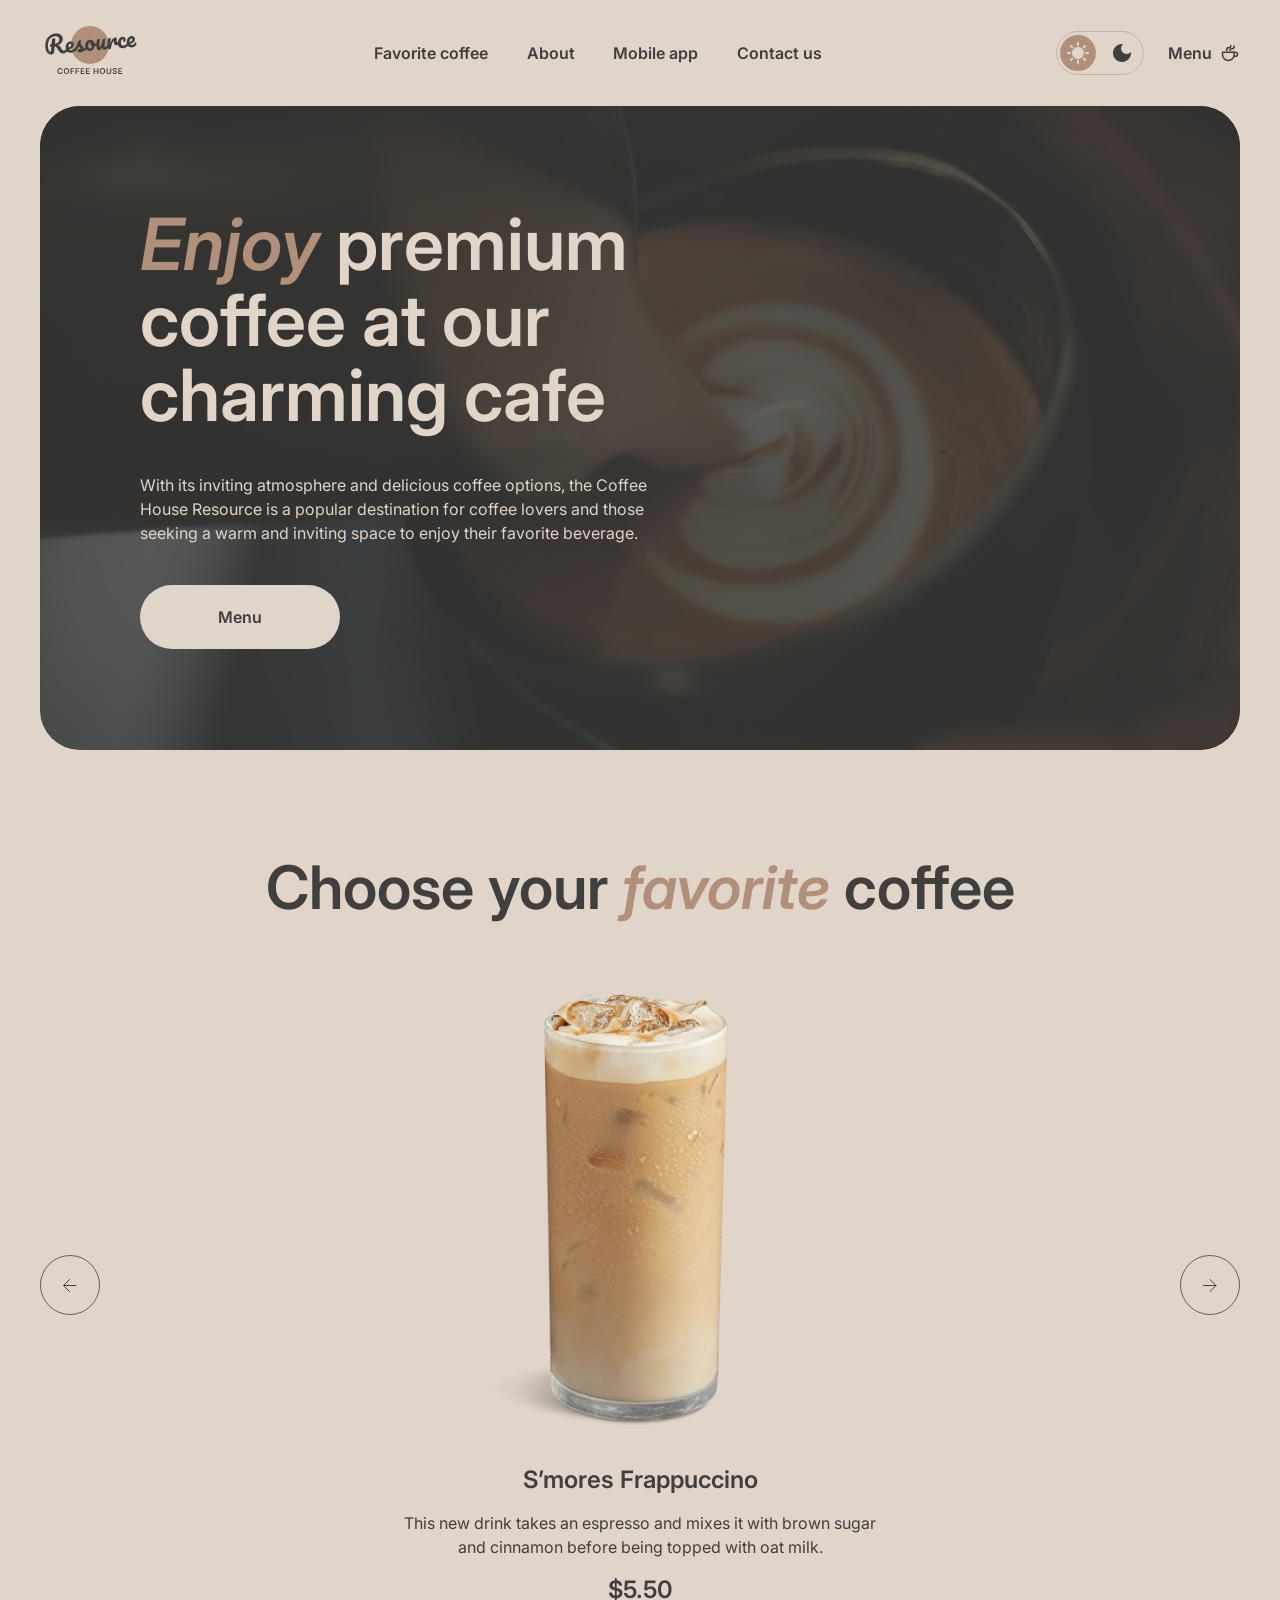
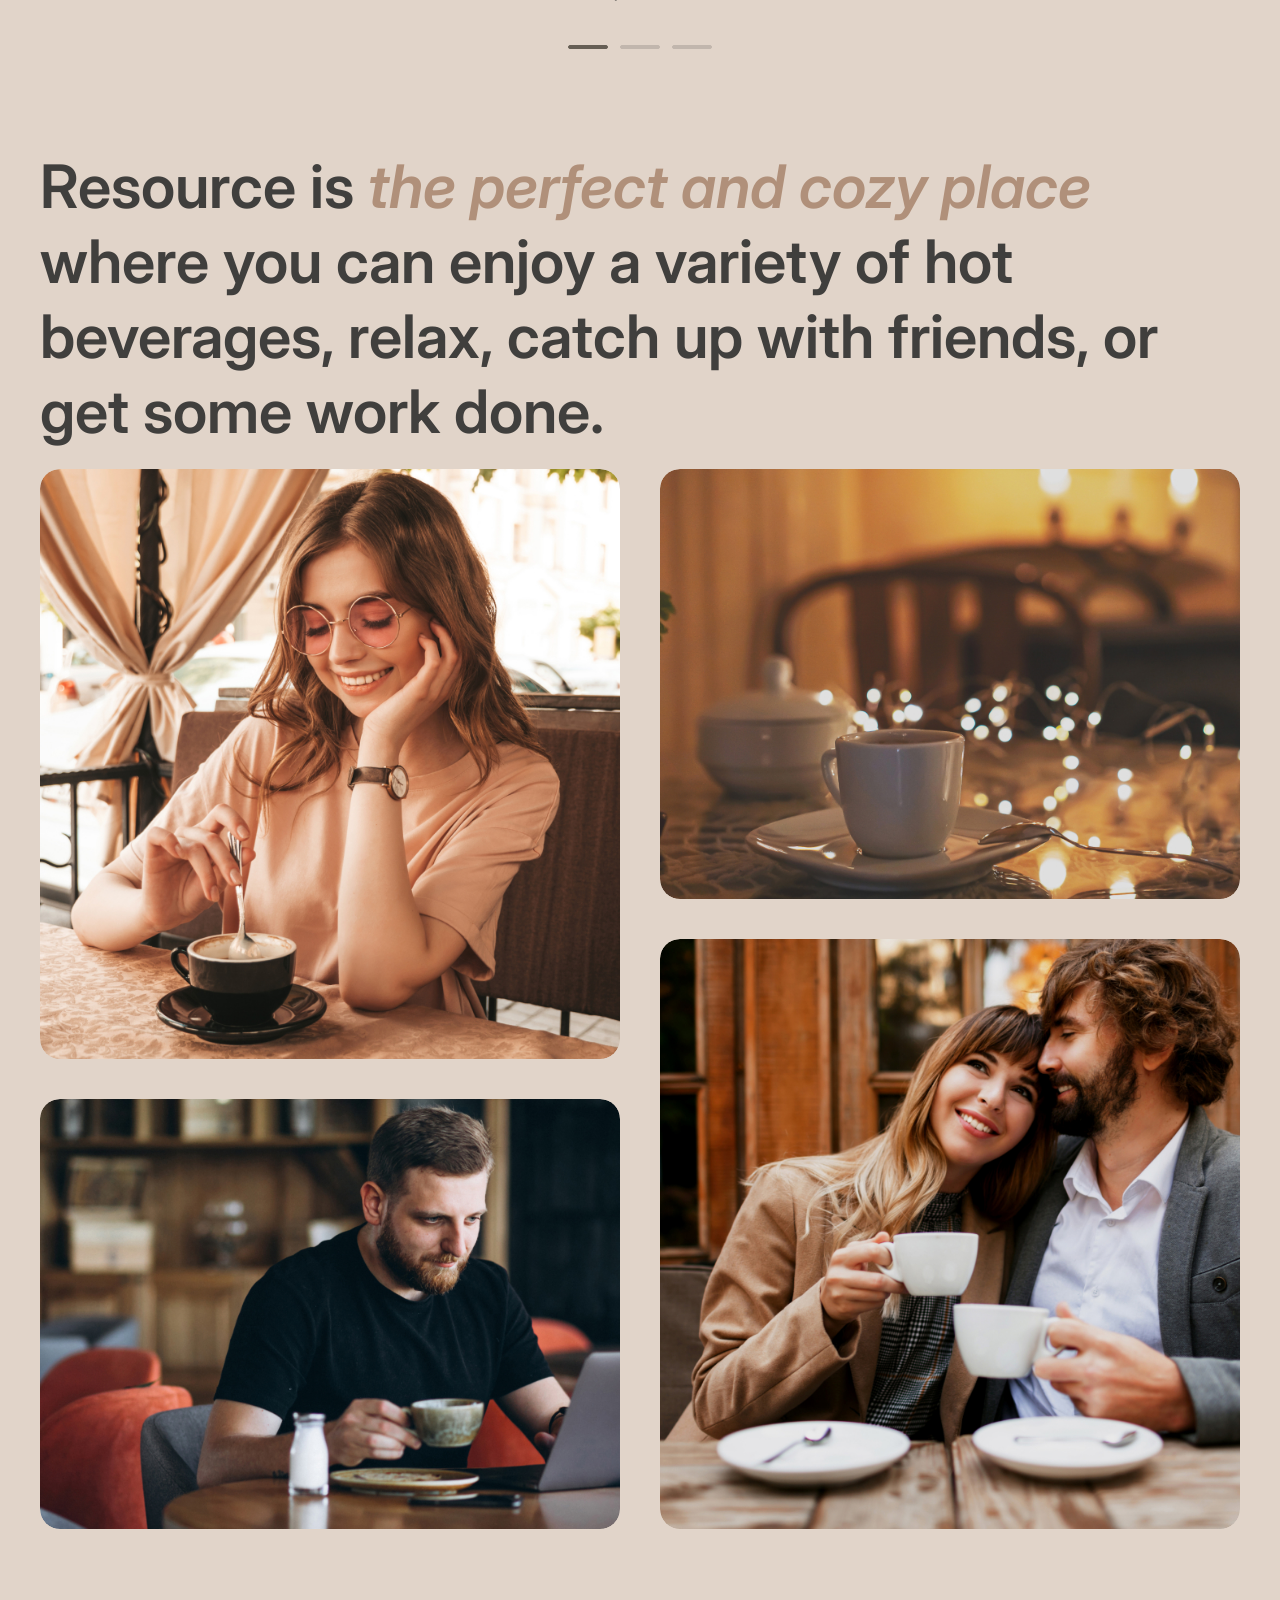
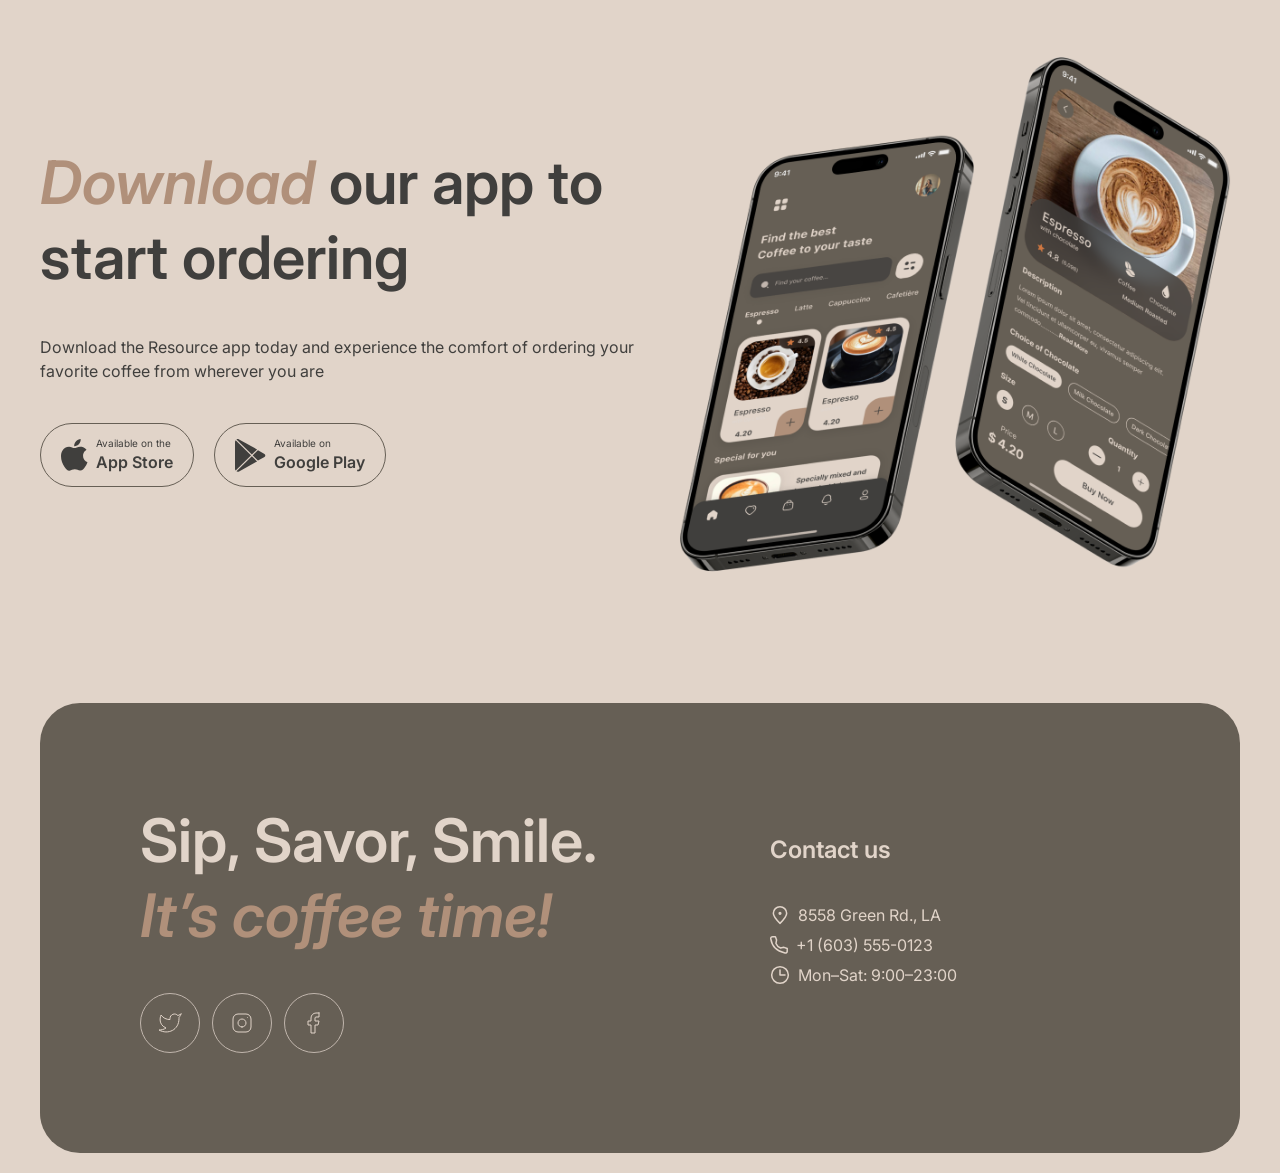
<file: index.html>
<!DOCTYPE html>
<html lang="en">

<head>
  <meta charset="UTF-8">
  <meta name="viewport" content="width=device-width, initial-scale=1.0">
  <link rel="stylesheet" href="./style.css">
  <link rel="preconnect" href="https://fonts.googleapis.com">
  <link rel="preconnect" href="https://fonts.gstatic.com" crossorigin>
  <link
    href="https://fonts.googleapis.com/css2?family=Inter:ital,opsz,wght@0,14..32,100..900;1,14..32,100..900&display=swap"
    rel="stylesheet">
  <link rel="icon" href="./image/favicon/favicon.ico" type="image/x-icon">
  <title>Coffee House</title>
</head>

<body class="main-page">
  <header class="header">
    <a href="index.html" aria-label="Go to homepage">
      <svg class="logo" width="100" height="60" viewBox="0 0 690 414" fill="none" xmlns="http://www.w3.org/2000/svg">
        <path class="logo-circle-color"
          d="M476.1 172.5C476.1 244.905 417.405 303.6 345 303.6C272.596 303.6 213.9 244.905 213.9 172.5C213.9 100.095 272.596 41.4 345 41.4C417.405 41.4 476.1 100.095 476.1 172.5Z"
          fill="currentColor" />
        <path class="logo-text-color"
          d="M660.181 153.81C661.611 153.685 662.768 154.248 663.654 155.501C664.649 156.744 665.248 158.52 665.45 160.829C665.796 164.789 665.159 168.28 663.54 171.303C660.874 176.301 657.127 180.342 652.299 183.424C647.581 186.496 641.758 188.336 634.829 188.942C624.271 189.866 615.803 187.448 609.426 181.689C603.039 175.82 599.374 167.497 598.431 156.719C597.767 149.13 598.746 141.952 601.367 135.184C603.98 128.306 607.922 122.697 613.194 118.357C618.576 114.008 624.842 111.52 631.99 110.895C638.369 110.337 643.651 111.814 647.838 115.326C652.014 118.729 654.386 123.675 654.954 130.163C655.618 137.752 653.441 144.536 648.423 150.516C643.505 156.377 634.642 161.474 621.834 165.809C624.916 170.637 629.591 172.777 635.86 172.228C640.369 171.834 643.962 170.467 646.639 168.127C649.426 165.777 652.527 161.96 655.943 156.674C657.119 154.909 658.531 153.954 660.181 153.81ZM630.6 127.307C626.531 127.663 623.273 130.331 620.828 135.31C618.492 140.28 617.618 146.119 618.204 152.828L618.233 153.158C624.587 151.05 629.499 148.293 632.969 144.887C636.439 141.48 637.996 137.742 637.64 133.673C637.457 131.583 636.708 129.986 635.393 128.883C634.177 127.659 632.58 127.134 630.6 127.307Z"
          fill="currentColor" />
        <path class="logo-text-color"
          d="M574.751 194.198C563.973 195.141 555.295 192.852 548.717 187.333C542.239 181.693 538.563 173.87 537.687 163.862C536.908 154.953 537.984 146.991 540.917 139.974C543.849 132.957 547.961 127.389 553.253 123.269C558.544 119.149 564.269 116.819 570.428 116.28C576.477 115.751 581.31 117.157 584.927 120.498C588.644 123.719 590.748 128.134 591.239 133.743C591.643 138.362 590.94 142.358 589.129 145.73C587.428 149.092 584.928 150.918 581.629 151.207C579.539 151.39 577.791 151.044 576.385 150.169C575.089 149.285 574.364 147.964 574.21 146.204C574.142 145.434 574.175 144.545 574.309 143.536C574.442 142.527 574.544 141.797 574.616 141.348C575.022 139.65 575.162 138.086 575.037 136.656C574.912 135.227 574.43 134.16 573.593 133.458C572.866 132.746 571.842 132.448 570.523 132.563C567.993 132.784 565.73 134.146 563.732 136.648C561.725 139.04 560.23 142.218 559.247 146.183C558.264 150.148 557.974 154.44 558.379 159.059C559.495 171.817 565.607 177.71 576.715 176.738C581.224 176.343 585.933 174.435 590.842 171.014C595.852 167.472 600.622 162.456 605.152 155.964C606.337 154.309 607.754 153.409 609.404 153.265C610.833 153.14 611.991 153.704 612.876 154.956C613.872 156.199 614.47 157.975 614.672 160.285C615.038 164.464 614.292 167.965 612.433 170.787C607.822 177.618 602.041 183.111 595.09 187.265C588.24 191.3 581.46 193.611 574.751 194.198Z"
          fill="currentColor" />
        <path class="logo-text-color"
          d="M479.882 202.498C475.703 202.864 472.541 200.924 470.396 196.678C468.362 192.424 466.921 185.457 466.074 175.779C464.824 161.481 465.67 147.721 468.613 134.497C469.324 131.221 470.717 128.772 472.791 127.15C474.966 125.408 478.088 124.359 482.157 124.003C484.357 123.811 485.921 123.951 486.849 124.424C487.777 124.897 488.308 125.903 488.443 127.443C488.597 129.203 488.118 133.234 487.007 139.537C486.292 144.033 485.749 147.959 485.378 151.316C485.007 154.673 484.813 158.791 484.796 163.668C487.598 153.892 490.994 145.838 494.984 139.504C498.973 133.171 503.002 128.552 507.07 125.647C511.248 122.733 515.151 121.117 518.781 120.799C525.929 120.174 529.817 123.435 530.442 130.584C530.567 132.014 530.375 135.521 529.866 141.107C529.372 145.583 529.172 148.371 529.268 149.471C529.605 153.32 531.148 155.125 533.898 154.884C536.977 154.615 540.725 151.849 545.141 146.586C546.445 145.031 547.867 144.187 549.407 144.052C550.837 143.927 551.994 144.491 552.88 145.743C553.865 146.876 554.45 148.487 554.632 150.577C554.988 154.646 554.168 157.931 552.17 160.433C549.37 163.892 545.981 166.959 542.004 169.635C538.127 172.19 533.879 173.67 529.26 174.074C523.431 174.584 518.847 173.489 515.508 170.789C512.278 168.079 510.442 164.195 510 159.136C509.855 157.486 509.876 155.822 510.062 154.144C510.089 151.925 510.069 150.43 510.002 149.66C509.848 147.901 509.166 147.074 507.956 147.18C506.307 147.324 504.271 149.386 501.848 153.366C499.526 157.226 497.31 162.296 495.2 168.576C493.09 174.856 491.503 181.422 490.44 188.276C489.683 193.55 488.561 197.195 487.075 199.209C485.689 201.103 483.291 202.2 479.882 202.498Z"
          fill="currentColor" />
        <path class="logo-text-color"
          d="M408.793 208.717C403.844 209.15 399.577 207.252 395.993 203.022C392.51 198.672 390.47 193.088 389.873 186.269C389.151 178.02 389.042 170.439 389.545 163.524C390.039 156.499 391.214 149.026 393.07 141.106C393.881 137.711 395.214 135.211 397.068 133.609C398.923 132.006 401.995 131.016 406.284 130.641C408.704 130.43 410.387 130.67 411.334 131.363C412.391 132.046 412.987 133.158 413.122 134.697C413.199 135.577 412.854 138.6 412.087 143.765C411.343 147.93 410.785 151.691 410.414 155.049C409.225 166.789 408.799 174.584 409.135 178.433C409.338 180.743 409.757 182.368 410.393 183.31C411.02 184.142 411.939 184.505 413.148 184.399C414.798 184.254 416.688 182.427 418.819 178.916C421.06 175.395 423.262 170.16 425.424 163.211C427.697 156.252 429.725 147.763 431.508 137.743C432.099 134.367 433.212 131.887 434.847 130.303C436.591 128.71 439.278 127.755 442.907 127.437C445.437 127.216 447.225 127.392 448.273 127.965C449.311 128.428 449.902 129.485 450.046 131.135C450.287 133.884 449.571 141.538 447.9 154.096C446.052 168.443 445.272 177.266 445.561 180.566C445.744 182.655 446.328 184.266 447.314 185.399C448.29 186.422 449.492 186.871 450.922 186.746C453.122 186.553 455.591 185.008 458.329 182.108C461.168 179.089 464.853 174.334 469.383 167.843C470.568 166.187 471.985 165.288 473.635 165.143C475.064 165.018 476.222 165.582 477.107 166.834C478.103 168.077 478.701 169.853 478.903 172.163C479.288 176.562 478.542 180.063 476.664 182.665C472.445 188.908 467.749 194.139 462.577 198.36C457.515 202.571 451.52 204.979 444.591 205.585C439.312 206.047 435.23 204.354 432.344 200.506C429.569 196.649 427.859 191.036 427.214 183.667C425.999 191.309 423.699 197.328 420.316 201.725C416.923 206.011 413.082 208.342 408.793 208.717Z"
          fill="currentColor" />
        <path class="logo-text-color"
          d="M397.168 157.87C398.598 157.745 399.761 158.363 400.655 159.726C401.55 161.088 402.094 162.869 402.287 165.069C402.748 170.348 401.428 173.622 398.325 174.891C391.928 177.777 384.785 179.732 376.895 180.755C375.614 190.176 372.139 197.961 366.471 204.108C360.793 210.146 354.05 213.507 346.242 214.19C339.643 214.767 333.839 213.668 328.831 210.892C323.933 208.107 320.043 204.181 317.162 199.113C314.28 194.046 312.57 188.433 312.031 182.274C311.3 173.916 312.245 166.352 314.867 159.584C317.479 152.707 321.431 147.208 326.722 143.088C332.004 138.858 338.055 136.444 344.873 135.848C353.232 135.116 360.196 137.444 365.765 142.83C371.434 148.097 375.079 154.926 376.7 163.318C381.84 162.535 387.903 160.897 394.888 158.402C395.748 158.105 396.509 157.927 397.168 157.87ZM346.032 196.588C349.551 196.28 352.45 194.585 354.73 191.505C357.119 188.414 358.518 184.136 358.926 178.67C355.315 176.659 352.411 173.865 350.214 170.289C348.127 166.704 346.901 162.822 346.535 158.642C346.381 156.883 346.392 155.109 346.568 153.32L345.743 153.392C341.344 153.777 337.847 156.244 335.253 160.793C332.759 165.223 331.849 171.287 332.523 178.985C333.052 185.034 334.611 189.552 337.2 192.54C339.898 195.517 342.842 196.867 346.032 196.588Z"
          fill="currentColor" />
        <path class="logo-text-color"
          d="M278.137 223.805C272.418 224.306 267.904 223.371 264.593 221.001C261.393 218.621 259.648 215.781 259.36 212.482C259.109 209.623 259.938 207.057 261.845 204.784C263.751 202.512 266.739 201.198 270.809 200.842C272.238 200.716 273.903 200.737 275.801 200.903C277.8 200.95 279.299 200.985 280.299 201.009C279.938 198.159 279.043 195.522 277.612 193.098C276.291 190.665 274.649 188.371 272.687 186.215C270.716 183.949 268.884 182.004 267.19 180.379C264.348 187.166 261.41 192.853 258.376 197.441C255.452 202.019 252.179 206.406 248.556 210.601C246.75 212.754 244.747 213.927 242.547 214.119C240.787 214.273 239.305 213.793 238.099 212.68C236.884 211.456 236.194 209.91 236.031 208.04C235.838 205.84 236.43 203.738 237.806 201.734L239.72 198.907C245.115 190.899 249.14 184.341 251.796 179.232C253.387 175.879 255.216 171.453 257.284 165.952C259.342 160.342 261.33 154.572 263.249 148.641C264.916 143.619 269.048 140.819 275.647 140.242C278.726 139.973 280.895 140.06 282.153 140.504C283.411 140.948 284.093 141.775 284.199 142.985C284.256 143.645 284.128 144.709 283.813 146.177C283.498 147.645 283.018 149.128 282.374 150.625C280.74 154.757 280.044 158.198 280.285 160.948C280.429 162.598 281.138 164.364 282.411 166.248C283.793 168.121 285.825 170.437 288.504 173.195C292.427 177.506 295.413 181.234 297.462 184.38C299.61 187.406 300.853 190.843 301.19 194.693C301.286 195.792 301.311 197.342 301.264 199.341C306.47 196.78 312.308 190.672 318.778 181.019C319.963 179.364 321.38 178.464 323.03 178.32C324.46 178.195 325.617 178.758 326.503 180.011C327.498 181.253 328.097 183.03 328.299 185.339C328.664 189.518 327.918 193.019 326.059 195.841C321.157 203.141 316.287 208.277 311.449 211.249C306.711 214.102 300.668 215.961 293.319 216.825C289.247 220.949 284.186 223.276 278.137 223.805Z"
          fill="currentColor" />
        <path class="logo-text-color"
          d="M252.658 184.476C254.088 184.351 255.245 184.915 256.131 186.167C257.126 187.41 257.725 189.186 257.927 191.496C258.311 195.895 257.565 199.396 255.687 201.998C252.051 207.303 246.676 212.373 239.563 217.206C232.56 222.03 224.824 224.813 216.356 225.553C204.808 226.564 195.57 224.214 188.643 218.503C181.716 212.792 177.776 204.493 176.823 193.605C176.159 186.016 177.138 178.838 179.76 172.07C182.372 165.192 186.314 159.583 191.586 155.243C196.969 150.893 203.234 148.406 210.383 147.781C216.762 147.222 222.044 148.7 226.23 152.212C230.407 155.615 232.779 160.56 233.346 167.049C234.01 174.638 231.833 181.422 226.815 187.402C221.898 193.263 213.09 198.355 200.391 202.68C203.583 207.499 209.029 209.571 216.727 208.898C221.676 208.465 227.136 206.269 233.107 202.311C239.178 198.234 244.277 193.189 248.406 187.176C249.591 185.521 251.008 184.621 252.658 184.476ZM208.993 164.193C204.923 164.549 201.666 167.217 199.22 172.196C196.885 177.166 196.01 183.005 196.597 189.714L196.626 190.044C202.98 187.936 207.892 185.179 211.362 181.773C214.832 178.366 216.389 174.628 216.033 170.559C215.85 168.469 215.101 166.872 213.785 165.768C212.57 164.545 210.972 164.02 208.993 164.193Z"
          fill="currentColor" />
        <path class="logo-text-color"
          d="M191.066 189.865C192.496 189.74 193.654 190.304 194.539 191.556C195.534 192.799 196.133 194.575 196.335 196.885C196.71 201.174 195.964 204.675 194.095 207.387C189.374 214.228 184.473 219.643 179.392 223.634C174.302 227.515 168.072 229.778 160.703 230.422C153.555 231.048 147.282 229.657 141.886 226.251C136.601 222.834 131.294 216.649 125.967 207.695C121.683 200.534 118.343 195.286 115.945 191.949C113.538 188.502 111.222 186.101 108.998 184.744C106.884 183.377 104.327 182.659 101.329 182.589C101.091 184.937 100.462 192.306 99.4399 204.697C99.0412 210.273 98.7848 213.675 98.6707 214.904C98.1578 221.709 96.4104 227.071 93.4286 230.989C90.4371 234.797 85.5869 236.994 78.8782 237.581C71.5095 238.226 64.7781 236.654 58.6839 232.865C52.69 228.956 47.8166 223.288 44.0636 215.858C40.301 208.319 37.9867 199.601 37.1207 189.702C35.5043 171.226 37.2985 155 42.5034 141.024C47.8184 127.039 55.9419 116.022 66.8739 107.973C77.9064 99.804 91.0112 95.0558 106.188 93.728C116.747 92.8042 125.739 93.6244 133.167 96.1884C140.595 98.7524 146.259 102.69 150.159 108C154.169 113.301 156.482 119.471 157.098 126.51C157.637 132.669 156.681 138.848 154.231 145.046C151.882 151.126 147.99 156.675 142.555 161.694C137.121 166.713 130.321 170.688 122.155 173.619C127.559 174.587 131.83 176.54 134.969 179.48C138.107 182.419 141.375 186.843 144.774 192.751C148.431 199.081 151.878 203.655 155.117 206.475C158.466 209.285 162.12 210.517 166.079 210.17C169.599 209.863 172.852 208.414 175.839 205.826C178.817 203.127 182.475 198.707 186.814 192.564C187.999 190.909 189.417 190.009 191.066 189.865ZM78.5488 184.416C74.8095 184.743 72.148 184.089 70.5643 182.454C69.0906 180.81 68.2575 178.888 68.0651 176.689C67.8342 174.049 68.4762 171.887 69.9912 170.203C71.6161 168.51 73.5284 167.567 75.728 167.374L79.8523 167.013C80.669 156.081 81.5056 146.644 82.3622 138.701C83.1665 131.427 87.473 127.448 95.2815 126.765C101.55 126.217 104.93 128.747 105.421 134.356C105.527 135.566 105.554 136.505 105.501 137.175L102.948 164.993C108.858 164.143 114.122 162.242 118.74 159.289C123.468 156.327 127.064 152.466 129.529 147.706C132.104 142.937 133.141 137.693 132.641 131.974C132.035 125.046 129.194 119.809 124.118 116.263C119.043 112.717 111.941 111.344 102.813 112.143C92.0345 113.086 82.812 116.608 75.145 122.709C67.5783 128.69 62.0022 137.157 58.4167 148.11C54.8217 158.952 53.6832 171.907 55.0014 186.974C55.6172 194.013 56.8613 200 58.7337 204.933C60.606 209.867 62.6977 213.508 65.0086 215.855C67.3195 218.201 69.4098 219.293 71.2795 219.129C72.7092 219.004 73.8014 218.188 74.5562 216.682C75.4209 215.165 75.9887 212.788 76.2596 209.551L78.5488 184.416Z"
          fill="currentColor" />
        <path class="logo-text-color"
          d="M540.982 372.6V332.455H567.093V338.551H548.255V349.45H565.74V355.546H548.255V366.504H567.249V372.6H540.982Z"
          fill="currentColor" />
        <path class="logo-text-color"
          d="M524.192 343.491C524.009 341.779 523.238 340.446 521.879 339.492C520.533 338.538 518.782 338.061 516.625 338.061C515.109 338.061 513.809 338.29 512.724 338.747C511.64 339.204 510.81 339.825 510.235 340.609C509.66 341.393 509.366 342.288 509.353 343.295C509.353 344.131 509.542 344.856 509.921 345.471C510.313 346.085 510.843 346.607 511.509 347.039C512.176 347.457 512.914 347.81 513.724 348.097C514.534 348.385 515.351 348.627 516.174 348.823L519.938 349.763C521.454 350.116 522.911 350.593 524.309 351.194C525.721 351.796 526.982 352.553 528.093 353.468C529.216 354.383 530.105 355.487 530.759 356.781C531.412 358.075 531.739 359.591 531.739 361.329C531.739 363.681 531.138 365.752 529.935 367.543C528.733 369.32 526.995 370.712 524.721 371.718C522.46 372.711 519.722 373.208 516.508 373.208C513.384 373.208 510.673 372.724 508.373 371.757C506.086 370.79 504.295 369.379 503.002 367.523C501.721 365.667 501.028 363.407 500.924 360.741H508.079C508.183 362.139 508.614 363.302 509.372 364.23C510.13 365.158 511.117 365.85 512.332 366.308C513.561 366.765 514.933 366.994 516.449 366.994C518.03 366.994 519.415 366.759 520.605 366.288C521.807 365.805 522.748 365.138 523.427 364.289C524.107 363.426 524.453 362.42 524.466 361.27C524.453 360.225 524.146 359.362 523.545 358.682C522.944 357.99 522.101 357.415 521.016 356.957C519.945 356.487 518.69 356.069 517.253 355.703L512.685 354.527C509.379 353.677 506.765 352.39 504.844 350.665C502.936 348.927 501.982 346.621 501.982 343.746C501.982 341.38 502.623 339.309 503.903 337.532C505.197 335.754 506.955 334.376 509.176 333.396C511.398 332.402 513.914 331.906 516.723 331.906C519.572 331.906 522.068 332.402 524.211 333.396C526.368 334.376 528.06 335.741 529.288 337.492C530.517 339.23 531.151 341.23 531.19 343.491H524.192Z"
          fill="currentColor" />
        <path class="logo-text-color"
          d="M484.437 332.455H491.71V358.683C491.71 361.558 491.03 364.086 489.671 366.269C488.325 368.451 486.43 370.156 483.987 371.385C481.543 372.6 478.687 373.208 475.42 373.208C472.14 373.208 469.278 372.6 466.835 371.385C464.391 370.156 462.496 368.451 461.15 366.269C459.804 364.086 459.131 361.558 459.131 358.683V332.455H466.403V358.075C466.403 359.748 466.769 361.237 467.501 362.544C468.246 363.851 469.291 364.877 470.637 365.622C471.983 366.354 473.578 366.719 475.42 366.719C477.263 366.719 478.857 366.354 480.203 365.622C481.562 364.877 482.608 363.851 483.34 362.544C484.071 361.237 484.437 359.748 484.437 358.075V332.455Z"
          fill="currentColor" />
        <path class="logo-text-color"
          d="M449.495 352.527C449.495 356.853 448.685 360.558 447.064 363.642C445.457 366.713 443.261 369.065 440.478 370.699C437.708 372.332 434.565 373.149 431.049 373.149C427.534 373.149 424.384 372.332 421.601 370.699C418.831 369.052 416.635 366.693 415.015 363.622C413.407 360.538 412.604 356.84 412.604 352.527C412.604 348.202 413.407 344.503 415.015 341.432C416.635 338.348 418.831 335.99 421.601 334.356C424.384 332.723 427.534 331.906 431.049 331.906C434.565 331.906 437.708 332.723 440.478 334.356C443.261 335.99 445.457 338.348 447.064 341.432C448.685 344.503 449.495 348.202 449.495 352.527ZM442.183 352.527C442.183 349.482 441.706 346.915 440.752 344.824C439.811 342.72 438.505 341.132 436.832 340.06C435.159 338.976 433.232 338.433 431.049 338.433C428.867 338.433 426.939 338.976 425.267 340.06C423.594 341.132 422.281 342.72 421.327 344.824C420.386 346.915 419.915 349.482 419.915 352.527C419.915 355.572 420.386 358.147 421.327 360.251C422.281 362.342 423.594 363.929 425.267 365.014C426.939 366.086 428.867 366.621 431.049 366.621C433.232 366.621 435.159 366.086 436.832 365.014C438.505 363.929 439.811 362.342 440.752 360.251C441.706 358.147 442.183 355.572 442.183 352.527Z"
          fill="currentColor" />
        <path class="logo-text-color"
          d="M369.787 372.6V332.455H377.06V349.45H395.662V332.455H402.954V372.6H395.662V355.546H377.06V372.6H369.787Z"
          fill="currentColor" />
        <path class="logo-text-color"
          d="M317.045 372.6V332.455H343.155V338.551H324.317V349.45H341.803V355.546H324.317V366.504H343.312V372.6H317.045Z"
          fill="currentColor" />
        <path class="logo-text-color"
          d="M280.756 372.6V332.455H306.866V338.551H288.028V349.45H305.514V355.546H288.028V366.504H307.023V372.6H280.756Z"
          fill="currentColor" />
        <path class="logo-text-color"
          d="M245.65 372.6V332.455H271.369V338.551H252.923V349.45H269.604V355.546H252.923V372.6H245.65Z"
          fill="currentColor" />
        <path d="M210.547 372.6V332.455H236.265V338.551H217.819V349.45H234.501V355.546H217.819V372.6H210.547Z"
          fill="currentColor" />
        <path class="logo-text-color"
          d="M200.913 352.527C200.913 356.853 200.103 360.558 198.482 363.642C196.875 366.713 194.679 369.065 191.896 370.699C189.125 372.332 185.983 373.149 182.467 373.149C178.952 373.149 175.802 372.332 173.019 370.699C170.248 369.052 168.053 366.693 166.433 363.622C164.825 360.538 164.021 356.84 164.021 352.527C164.021 348.202 164.825 344.503 166.433 341.432C168.053 338.348 170.248 335.99 173.019 334.356C175.802 332.723 178.952 331.906 182.467 331.906C185.983 331.906 189.125 332.723 191.896 334.356C194.679 335.99 196.875 338.348 198.482 341.432C200.103 344.503 200.913 348.202 200.913 352.527ZM193.601 352.527C193.601 349.482 193.124 346.915 192.17 344.824C191.229 342.72 189.923 341.132 188.25 340.06C186.577 338.976 184.65 338.433 182.467 338.433C180.285 338.433 178.357 338.976 176.685 340.06C175.012 341.132 173.698 342.72 172.744 344.824C171.804 346.915 171.333 349.482 171.333 352.527C171.333 355.572 171.804 358.147 172.744 360.251C173.698 362.342 175.012 363.929 176.685 365.014C178.357 366.086 180.285 366.621 182.467 366.621C184.65 366.621 186.577 366.086 188.25 365.014C189.923 363.929 191.229 362.342 192.17 360.251C193.124 358.147 193.601 355.572 193.601 352.527Z"
          fill="currentColor" />
        <path class="logo-text-color"
          d="M155.62 346H148.289C148.08 344.798 147.695 343.732 147.133 342.805C146.571 341.864 145.872 341.067 145.035 340.413C144.199 339.76 143.245 339.27 142.173 338.943C141.115 338.603 139.971 338.433 138.743 338.433C136.56 338.433 134.626 338.982 132.941 340.08C131.255 341.165 129.935 342.759 128.981 344.863C128.027 346.954 127.55 349.509 127.55 352.527C127.55 355.598 128.027 358.186 128.981 360.29C129.948 362.381 131.268 363.962 132.941 365.034C134.626 366.092 136.554 366.621 138.723 366.621C139.925 366.621 141.049 366.465 142.095 366.151C143.153 365.824 144.101 365.347 144.937 364.72C145.787 364.093 146.499 363.322 147.074 362.407C147.662 361.492 148.067 360.447 148.289 359.271L155.62 359.31C155.346 361.218 154.751 363.008 153.837 364.681C152.935 366.354 151.752 367.83 150.289 369.111C148.825 370.379 147.113 371.372 145.153 372.09C143.193 372.796 141.017 373.149 138.625 373.149C135.097 373.149 131.947 372.332 129.177 370.699C126.406 369.065 124.224 366.706 122.63 363.622C121.035 360.538 120.238 356.84 120.238 352.527C120.238 348.202 121.042 344.503 122.649 341.432C124.257 338.348 126.446 335.99 129.216 334.356C131.987 332.723 135.123 331.906 138.625 331.906C140.86 331.906 142.938 332.219 144.859 332.847C146.78 333.474 148.492 334.395 149.995 335.611C151.497 336.813 152.732 338.29 153.699 340.041C154.679 341.779 155.32 343.765 155.62 346Z"
          fill="currentColor" />
      </svg>
    </a>
    <nav class="header-navigation burger-active">
      <ul class="header-menu">
        <li class="header-menu-item"><a href="#favorite-coffee">Favorite coffee</a></li>
        <li class="header-menu-item"><a href="#about">About</a></li>
        <li class="header-menu-item"><a href="#mobile-app">Mobile app</a></li>
        <li class="header-menu-item"><a href="#contact">Contact us</a></li>
      </ul>
      <a class="link-menu-item link-menu-item-for-burger-menu" href="catalog.html">Menu
        <svg class="link-menu--icon" width="20" height="20" viewBox="0 0 20 20" fill="none"
          xmlns="http://www.w3.org/2000/svg">
          <path
            d="M14.167 9.76667V11.6667C14.167 14.8883 11.5553 17.5 8.33366 17.5C5.112 17.5 2.50033 14.8883 2.50033 11.6667V9.76667C2.50033 9.4353 2.76896 9.16667 3.10033 9.16667H13.567C13.8984 9.16667 14.167 9.4353 14.167 9.76667Z"
            stroke="currentColor" stroke-width="1.5" stroke-linecap="round" stroke-linejoin="round" />
          <path
            d="M10.0003 7.50008C10.0003 6.66675 10.5956 5.83341 11.786 5.83341C13.101 5.83341 14.167 4.76743 14.167 3.45246V2.91675"
            stroke="currentColor" stroke-width="1.5" stroke-linecap="round" stroke-linejoin="round" />
          <path
            d="M6.66634 7.5V7.08333C6.66634 5.70262 7.78563 4.58333 9.16634 4.58333C10.0868 4.58333 10.833 3.83714 10.833 2.91667V2.5"
            stroke="currentColor" stroke-width="1.5" stroke-linecap="round" stroke-linejoin="round" />
          <path
            d="M13.333 9.16675H15.4163C16.5669 9.16675 17.4997 10.0995 17.4997 11.2501C17.4997 12.4007 16.5669 13.3334 15.4163 13.3334H14.1663"
            stroke="currentColor" stroke-width="1.5" stroke-linecap="round" stroke-linejoin="round" />
        </svg>
      </a>
    </nav>
    <div class="link-to-menu">
      <input class="menu-input" id="theme-change" type="checkbox" aria-label="change-theme">
      <label class="menu-theme-selected" for="theme-change">
        <span class="theme-items theme-light">
          <svg width="22" height="22" viewBox="0 0 22 22" fill="none" xmlns="http://www.w3.org/2000/svg">
            <path
              d="M10 3V1C10 0.45 10.45 0 11 0C11.55 0 12 0.45 12 1V3C12 3.55 11.55 4 11 4C10.45 4 10 3.55 10 3ZM17.36 6.05L18.77 4.63C19.16 4.24 19.16 3.61 18.77 3.22C18.38 2.83 17.75 2.83 17.36 3.22L15.95 4.64C15.56 5.03 15.56 5.66 15.95 6.05C16.34 6.44 16.97 6.44 17.36 6.05ZM21 10H19C18.45 10 18 10.45 18 11C18 11.55 18.45 12 19 12H21C21.55 12 22 11.55 22 11C22 10.45 21.55 10 21 10ZM11 18C10.45 18 10 18.45 10 19V21C10 21.55 10.45 22 11 22C11.55 22 12 21.55 12 21V19C12 18.45 11.55 18 11 18ZM4.64 6.05L3.22 4.64C2.83 4.25 2.83 3.61 3.22 3.23C3.61 2.85 4.25 2.84 4.63 3.23L6.04 4.64C6.43 5.03 6.43 5.67 6.04 6.05C5.65 6.43 5.02 6.44 4.64 6.05ZM15.95 15.95C15.56 16.34 15.56 16.98 15.95 17.36L17.36 18.77C17.75 19.16 18.39 19.16 18.77 18.77C19.16 18.38 19.16 17.74 18.77 17.36L17.36 15.95C16.98 15.56 16.34 15.56 15.95 15.95ZM1 12H3C3.55 12 4 11.55 4 11C4 10.45 3.55 10 3 10H1C0.45 10 0 10.45 0 11C0 11.55 0.45 12 1 12ZM4.64 18.78L6.05 17.37C6.44 16.98 6.44 16.34 6.05 15.96C5.66 15.58 5.02 15.57 4.64 15.96L3.23 17.37C2.84 17.76 2.84 18.4 3.23 18.78C3.61 19.17 4.25 19.17 4.64 18.78ZM11 5C7.69 5 5 7.69 5 11C5 14.31 7.69 17 11 17C14.31 17 17 14.31 17 11C17 7.69 14.31 5 11 5Z"
              fill="currentColor" />
          </svg>

        </span>
        <span class="theme-items theme-dark">
          <svg width="18" height="18" viewBox="0 0 18 18" fill="none" xmlns="http://www.w3.org/2000/svg">
            <path
              d="M9 0C4.03 0 0 4.03 0 9C0 13.97 4.03 18 9 18C13.97 18 18 13.97 18 9C18 8.54 17.96 8.08 17.9 7.64C16.92 9.01 15.32 9.9 13.5 9.9C10.52 9.9 8.1 7.48 8.1 4.5C8.1 2.69 8.99 1.08 10.36 0.0999999C9.92 0.0399999 9.46 0 9 0Z"
              fill="currentColor" />
          </svg>


        </span>
      </label>
      <div class="menu-and-icon">
        <a class="link-menu-item" href="catalog.html">Menu
          <svg class="link-menu--icon" width="20" height="20" viewBox="0 0 20 20" fill="none"
            xmlns="http://www.w3.org/2000/svg">
            <path
              d="M14.167 9.76667V11.6667C14.167 14.8883 11.5553 17.5 8.33366 17.5C5.112 17.5 2.50033 14.8883 2.50033 11.6667V9.76667C2.50033 9.4353 2.76896 9.16667 3.10033 9.16667H13.567C13.8984 9.16667 14.167 9.4353 14.167 9.76667Z"
              stroke="currentColor" stroke-width="1.5" stroke-linecap="round" stroke-linejoin="round" />
            <path
              d="M10.0003 7.50008C10.0003 6.66675 10.5956 5.83341 11.786 5.83341C13.101 5.83341 14.167 4.76743 14.167 3.45246V2.91675"
              stroke="currentColor" stroke-width="1.5" stroke-linecap="round" stroke-linejoin="round" />
            <path
              d="M6.66634 7.5V7.08333C6.66634 5.70262 7.78563 4.58333 9.16634 4.58333C10.0868 4.58333 10.833 3.83714 10.833 2.91667V2.5"
              stroke="currentColor" stroke-width="1.5" stroke-linecap="round" stroke-linejoin="round" />
            <path
              d="M13.333 9.16675H15.4163C16.5669 9.16675 17.4997 10.0995 17.4997 11.2501C17.4997 12.4007 16.5669 13.3334 15.4163 13.3334H14.1663"
              stroke="currentColor" stroke-width="1.5" stroke-linecap="round" stroke-linejoin="round" />
          </svg>
        </a>
      </div>
      <button class="burger-menu" type="button" aria-label="Open navigation">
        <span class="burger-menu-item burger-menu-item-top"></span>
        <span class="burger-menu-item burger-menu-item-bottom"></span>
      </button>
    </div>

  </header>

  <main class="main">
    <section class="hero">
      <div class="hero-video-container">
        <video poster="./video/img-hero.jpg" class="hero-video" src="./video/hero-1920.mp4" autoplay loop muted
          playsinline></video>
        <div class="hero-title-container">
          <h1 class="hero-title"><span class="hero-enjoy-title">Enjoy</span> premium coffee at our charming cafe</h1>
          <p class="hero-description">With its inviting atmosphere and delicious coffee options, the Coffee House
            Resource
            is a popular destination for coffee
            lovers and those seeking a warm and inviting space to enjoy their favorite beverage.</p>

          <a class="hero-menu-link" href="catalog.html">
            <span class="hero-menu-link-label">Menu</span>
            <svg aria-hidden="true" class="hero-menu-link--icon" width="20" height="20" viewBox="0 0 20 20" fill="none"
              xmlns="http://www.w3.org/2000/svg">
              <path
                d="M14.167 9.76667V11.6667C14.167 14.8883 11.5553 17.5 8.33366 17.5C5.112 17.5 2.50033 14.8883 2.50033 11.6667V9.76667C2.50033 9.4353 2.76896 9.16667 3.10033 9.16667H13.567C13.8984 9.16667 14.167 9.4353 14.167 9.76667Z"
                stroke="currentColor" stroke-width="1.5" stroke-linecap="round" stroke-linejoin="round" />
              <path
                d="M10.0003 7.50008C10.0003 6.66675 10.5956 5.83341 11.786 5.83341C13.101 5.83341 14.167 4.76743 14.167 3.45246V2.91675"
                stroke="currentColor" stroke-width="1.5" stroke-linecap="round" stroke-linejoin="round" />
              <path
                d="M6.66634 7.5V7.08333C6.66634 5.70262 7.78563 4.58333 9.16634 4.58333C10.0868 4.58333 10.833 3.83714 10.833 2.91667V2.5"
                stroke="currentColor" stroke-width="1.5" stroke-linecap="round" stroke-linejoin="round" />
              <path
                d="M13.333 9.16675H15.4163C16.5669 9.16675 17.4997 10.0995 17.4997 11.2501C17.4997 12.4007 16.5669 13.3334 15.4163 13.3334H14.1663"
                stroke="currentColor" stroke-width="1.5" stroke-linecap="round" stroke-linejoin="round" />
            </svg>
          </a>




        </div>
      </div>

    </section>
    <section class="favorite-coffee" id="favorite-coffee">
      <h2 class="favorite-coffee-title">Choose your <span class="favorite"> favorite </span> coffee</h2>
      <div class="favorite-coffee-container">
        <button class="favorite-card-button left-button" type="button" aria-label="previous card">
          <svg width="14" height="13" viewBox="0 0 14 13" fill="none" xmlns="http://www.w3.org/2000/svg">
            <path d="M13 6.5H0.5M6.5 12.5L0.5 6.5L6.5 0.5" stroke="currentColor" stroke-linecap="round"
              stroke-linejoin="round" />
          </svg>
        </button>
        <div class="favorite-card">
          <div class="courusel-contaier">
            <div class="favorite-card-product favorite-card-product-current">
              <img alt="" class="favorite-card-image" src="./image/coffee-slider-1.png">
              <div class="favorite-card-text-container">
                <h3 class="favorite-card-title">S’mores Frappuccino</h3>
                <p class="favorite-card-description">This new drink takes an espresso and mixes it with brown sugar and
                  cinnamon before being topped with oat milk.</p>
                <span class="favorite-card-price">$5.50</span>
              </div>
            </div>
            <div class="favorite-card-product">
              <img alt="" class="favorite-card-image" src="./image/coffee-slider-2.png">
              <div class="favorite-card-text-container">
                <h3 class="favorite-card-title">Caramel Macchiato</h3>
                <p class="favorite-card-description">Fragrant and unique classic espresso with rich caramel-peanut
                  syrup,
                  with cream under whipped thick foam.</p>
                <span class="favorite-card-price">$5.00</span>
              </div>
            </div>
            <div class="favorite-card-product">

              <img alt="" class="favorite-card-image" src="./image/coffee-slider-3.png">
              <div class="favorite-card-text-container">
                <h3 class="favorite-card-title">Ice coffee</h3>
                <p class="favorite-card-description">A popular summer drink that tones and invigorates. Prepared from
                  coffee, milk and ice.</p>
                <span class="favorite-card-price">$4.50</span>
              </div>
            </div>
          </div>
        </div>
        <button class="favorite-card-button right-button" type="button" aria-label="next card">
          <svg width="14" height="13" viewBox="0 0 14 13" fill="none" xmlns="http://www.w3.org/2000/svg">
            <path d="M0.5 6.5H13M7 12.5L13 6.5L7 0.5" stroke="currentColor" stroke-linecap="round"
              stroke-linejoin="round" />
          </svg>
        </button>

      </div>
      <div class="selected-card">
        <span class="selected-card-item selected-card-item-active"></span>
        <span class="selected-card-item"></span>
        <span class="selected-card-item"></span>
      </div>
    </section>
    <section class="about" id="about">
      <h2 class="about-title">Resource is <span class="about-title-text">the perfect and cozy place</span>
        where you can enjoy a
        variety of hot beverages,
        relax, catch up with friends, or get some work done.</h2>
      <div class="about-container">
        <div class="wrapper about-photo-item1">
          <img class="about-photo" src="./image/about-1.jpg" alt="woman is drinking coffee">
        </div>
        <div class="wrapper about-photo-item2">
          <img class="about-photo" src="./image/about-2.jpg" alt=" a cup of coffee">
        </div>
        <div class="wrapper about-photo-item3">
          <img class="about-photo" src="./image/about-3.jpg" alt=" person working from cafe">
        </div>
        <div class="wrapper  about-photo-item4">
          <img class="about-photo" src="./image/about-4.jpg" alt="men and woomen are drinkin cofee">
        </div>
      </div>
    </section>
    <section class="mobile-app" id="mobile-app">
      <div class="mobile-app-text">
        <h2 class="mobile-app-title"><span class="mobile-app-text-download">Download</span> our app
          to start ordering</h2>
        <p class="mobile-app-description">Download the Resource app today and experience the comfort of ordering your
          favorite coffee from wherever you are</p>
        <div class="mobile-app-button-container">
          <a href="https://apps.apple.com/us/iphone/apps" class="mobile-app-link"><svg width=" 27" height="32"
              viewBox="0 0 27 32" fill="none" xmlns="http://www.w3.org/2000/svg">
              <path
                d="M22.0578 16.8306C22.021 12.8323 25.4156 10.8871 25.5708 10.7966C23.6483 8.06361 20.6684 7.69021 19.6213 7.66043C17.1185 7.40364 14.6909 9.12057 13.4159 9.12057C12.1156 9.12057 10.1523 7.68524 8.03638 7.72742C5.31352 7.76836 2.76624 9.30541 1.36919 11.6922C-1.51399 16.5589 0.636305 23.7107 3.39861 27.6446C4.7804 29.5711 6.39503 31.7223 8.50843 31.6466C10.576 31.5635 11.3483 30.3614 13.8435 30.3614C16.3157 30.3614 17.0409 31.6466 19.1963 31.5982C21.4153 31.5635 22.8124 29.6629 24.1458 27.719C25.7426 25.5108 26.3839 23.3361 26.4093 23.2245C26.3572 23.2071 22.0998 21.6229 22.0578 16.8306Z"
                fill="currentColor" />
              <path
                d="M17.9863 5.07263C19.0983 3.71671 19.8592 1.872 19.648 0C18.0384 0.0694711 16.0256 1.08549 14.8664 2.41164C13.8409 3.58025 12.9248 5.49566 13.1615 7.29695C14.9695 7.42845 16.8259 6.40747 17.9863 5.07263Z"
                fill="currentColor" />
            </svg>
            <div class="mobile-app-button-text-container">

              <span class="mobile-app-button-text-low">Available on the</span>
              <span class="mobile-app-button-text">App Store</span>
            </div>
          </a>
          <a href="https://play.google.com/store/apps?hl=ru" class="mobile-app-link"><svg width=" 31" height="33"
              viewBox="0 0 31 33" fill="none" xmlns="http://www.w3.org/2000/svg">
              <path
                d="M0.572202 1.40292C0.209755 1.77285 0 2.34879 0 3.09466V29.6994C0 30.4452 0.209755 31.0212 0.572202 31.3911L0.661658 31.4723L15.9523 16.5699V16.2181L0.661658 1.31571L0.572202 1.40292Z"
                fill="currentColor" />
              <path
                d="M22.894 21.5399L17.8027 16.57V16.2181L22.9001 11.2481L23.0143 11.3128L29.0509 14.6617C30.7737 15.6121 30.7737 17.176 29.0509 18.1324L23.0143 21.4753L22.894 21.5399V21.5399Z"
                fill="currentColor" />
              <path
                d="M22.0897 22.4007L16.8781 17.3195L1.49805 32.3166C2.07025 32.903 3.00336 32.9737 4.06448 32.3872L22.0897 22.4007"
                fill="currentColor" />
              <path
                d="M22.0897 10.3875L4.06448 0.400992C3.00336 -0.179462 2.07025 -0.108787 1.49805 0.477683L16.8781 15.4688L22.0897 10.3875Z"
                fill="currentColor" />
            </svg>
            <div class="mobile-app-button-text-container">
              <span class="mobile-app-button-text-low">Available on</span>
              <span class="mobile-app-button-text">Google Play</span>
            </div>
          </a>
        </div>
      </div>
      <div class="mobile-app-image">
        <img class="mobile-app-image-item" src="./image/mobile-screens.png" alt="">
      </div>
    </section>
  </main>
  <footer class="footer" id="contact">
    <div class="footer-icon-and-title-container">
      <h2 class="footer-title">Sip, Savor, Smile. <span class="footer-title-italic">It’s coffee time!</span></h2>
      <nav class="footer-nav">
        <ul class="footer-nav-list">
          <li class="footer-nav-list-item">
            <a class="footer-link" href="https://x.com/" aria-label="x.com">
              <svg aria-hidden="true" class="footer-social-icon" width="24" height="24" viewBox="0 0 24 24" fill="none"
                xmlns="http://www.w3.org/2000/svg">
                <path
                  d="M23 3.01006C23 3.01006 20.9821 4.20217 19.86 4.54006C19.2577 3.84757 18.4573 3.35675 17.567 3.13398C16.6767 2.91122 15.7395 2.96725 14.8821 3.29451C14.0247 3.62177 13.2884 4.20446 12.773 4.96377C12.2575 5.72309 11.9877 6.62239 12 7.54006V8.54006C10.2426 8.58562 8.50127 8.19587 6.93101 7.4055C5.36074 6.61513 4.01032 5.44869 3 4.01006C3 4.01006 -1 13.0101 8 17.0101C5.94053 18.408 3.48716 19.109 1 19.0101C10 24.0101 21 19.0101 21 7.51006C20.9991 7.23151 20.9723 6.95365 20.92 6.68006C21.9406 5.67355 23 3.01006 23 3.01006Z"
                  stroke="currentColor" stroke-linecap="round" stroke-linejoin="round" />
              </svg>


            </a>
          </li>
          <li class="footer-nav-list-item">
            <a class="footer-link" href="https://www.instagram.com/" aria-label="instagram">
              <svg aria-hidden="true" class="footer-social-icon" width="24" height="24" viewBox="0 0 24 24" fill="none"
                xmlns="http://www.w3.org/2000/svg">
                <path
                  d="M12 16C14.2091 16 16 14.2091 16 12C16 9.79086 14.2091 8 12 8C9.79086 8 8 9.79086 8 12C8 14.2091 9.79086 16 12 16Z"
                  stroke="currentColor" stroke-linecap="round" stroke-linejoin="round" />
                <path
                  d="M3 16V8C3 5.23858 5.23858 3 8 3H16C18.7614 3 21 5.23858 21 8V16C21 18.7614 18.7614 21 16 21H8C5.23858 21 3 18.7614 3 16Z"
                  stroke="currentColor" />
                <path d="M17.5 6.51L17.51 6.49889" stroke="currentColor" stroke-linecap="round"
                  stroke-linejoin="round" />
              </svg>



            </a>
          </li>
          <li class="footer-nav-list-item">
            <a class="footer-link" href="https://www.facebook.com/?sk=lf" aria-label="facebook">
              <svg aria-hidden="true" class="footer-social-icon" width="24" height="24" viewBox="0 0 24 24" fill="none"
                xmlns="http://www.w3.org/2000/svg">
                <path
                  d="M17 2H14C12.6739 2 11.4021 2.52678 10.4645 3.46447C9.52678 4.40215 9 5.67392 9 7V10H6V14H9V22H13V14H16L17 10H13V7C13 6.73478 13.1054 6.48043 13.2929 6.29289C13.4804 6.10536 13.7348 6 14 6H17V2Z"
                  stroke="currentColor" stroke-linecap="round" stroke-linejoin="round" />
              </svg>
            </a>
          </li>
        </ul>
      </nav>
    </div>
    <div class="footer-contacts-container">
      <h3 class="footer-contact-title">Contact us</h3>
      <div class="footer-contacts-info">
        <div class="footer-contacts-info-item">
          <svg aria-hidden="true" width="20" height="20" viewBox="0 0 20 20" fill="none"
            xmlns="http://www.w3.org/2000/svg">
            <path
              d="M16.6663 8.33329C16.6663 12.0152 9.99967 18.3333 9.99967 18.3333C9.99967 18.3333 3.33301 12.0152 3.33301 8.33329C3.33301 4.65139 6.31778 1.66663 9.99967 1.66663C13.6816 1.66663 16.6663 4.65139 16.6663 8.33329Z"
              stroke="currentColor" stroke-width="1.5" />
            <path
              d="M10.0003 9.16667C10.4606 9.16667 10.8337 8.79357 10.8337 8.33333C10.8337 7.8731 10.4606 7.5 10.0003 7.5C9.54009 7.5 9.16699 7.8731 9.16699 8.33333C9.16699 8.79357 9.54009 9.16667 10.0003 9.16667Z"
              fill="currentColor" stroke="currentColor" stroke-width="1.5" stroke-linecap="round"
              stroke-linejoin="round" />
          </svg>
          <a class="footer-contact-link"
            href="https://yandex.by/maps/200/los-angeles/geo/green_vista_drive/5872755497/?ll=-118.482666%2C34.133256&z=10.86">8558
            Green Rd., LA</a>
        </div>
        <div class="footer-contacts-info-item">
          <svg aria-hidden="true" width="18" height="18" viewBox="0 0 18 18" fill="none"
            xmlns="http://www.w3.org/2000/svg">
            <path
              d="M13.9734 11.335L10.5415 12C8.22345 10.8365 6.79154 9.5 5.95821 7.41667L6.59983 3.97491L5.38697 0.75L2.60446 0.75C1.47691 0.75 0.589659 1.68295 0.776079 2.79498C1.17388 5.16791 2.24731 9.12244 5.12487 12C8.14838 15.0235 12.4411 16.4151 15.0128 17.0121C16.174 17.2817 17.2082 16.3742 17.2082 15.1821L17.2082 12.5677L13.9734 11.335Z"
              stroke="currentColor" stroke-width="1.5" stroke-linecap="round" stroke-linejoin="round" />
          </svg>
          <a class="footer-contact-link" href="tel:+16035550123">+1 (603) 555-0123</a>
        </div>

        <div class="footer-contacts-info-item">
          <svg aria-hidden="true" class="tic-tac-icon" width="20" height="20" viewBox="0 0 20 20" fill="none"
            xmlns="http://www.w3.org/2000/svg">
            <g clip-path="url(#clip0_217_1736)">
              <path d="M10 5L10 10L15 10" stroke="currentColor" stroke-width="1.5" stroke-linecap="round"
                stroke-linejoin="round" />
              <path
                d="M10.0003 18.3333C14.6027 18.3333 18.3337 14.6023 18.3337 9.99996C18.3337 5.39759 14.6027 1.66663 10.0003 1.66663C5.39795 1.66663 1.66699 5.39759 1.66699 9.99996C1.66699 14.6023 5.39795 18.3333 10.0003 18.3333Z"
                stroke="currentColor" stroke-width="1.5" stroke-linecap="round" stroke-linejoin="round" />
            </g>
            <defs>
              <clipPath id="clip0_217_1736">
                <rect width="20" height="20" fill="white" />
              </clipPath>
            </defs>
          </svg>
          <span>Mon–Sat: 9:00–23:00</span>
        </div>

      </div>
    </div>
  </footer>
  <script src="./script.js" defer></script>
</body>

</html>
</file>
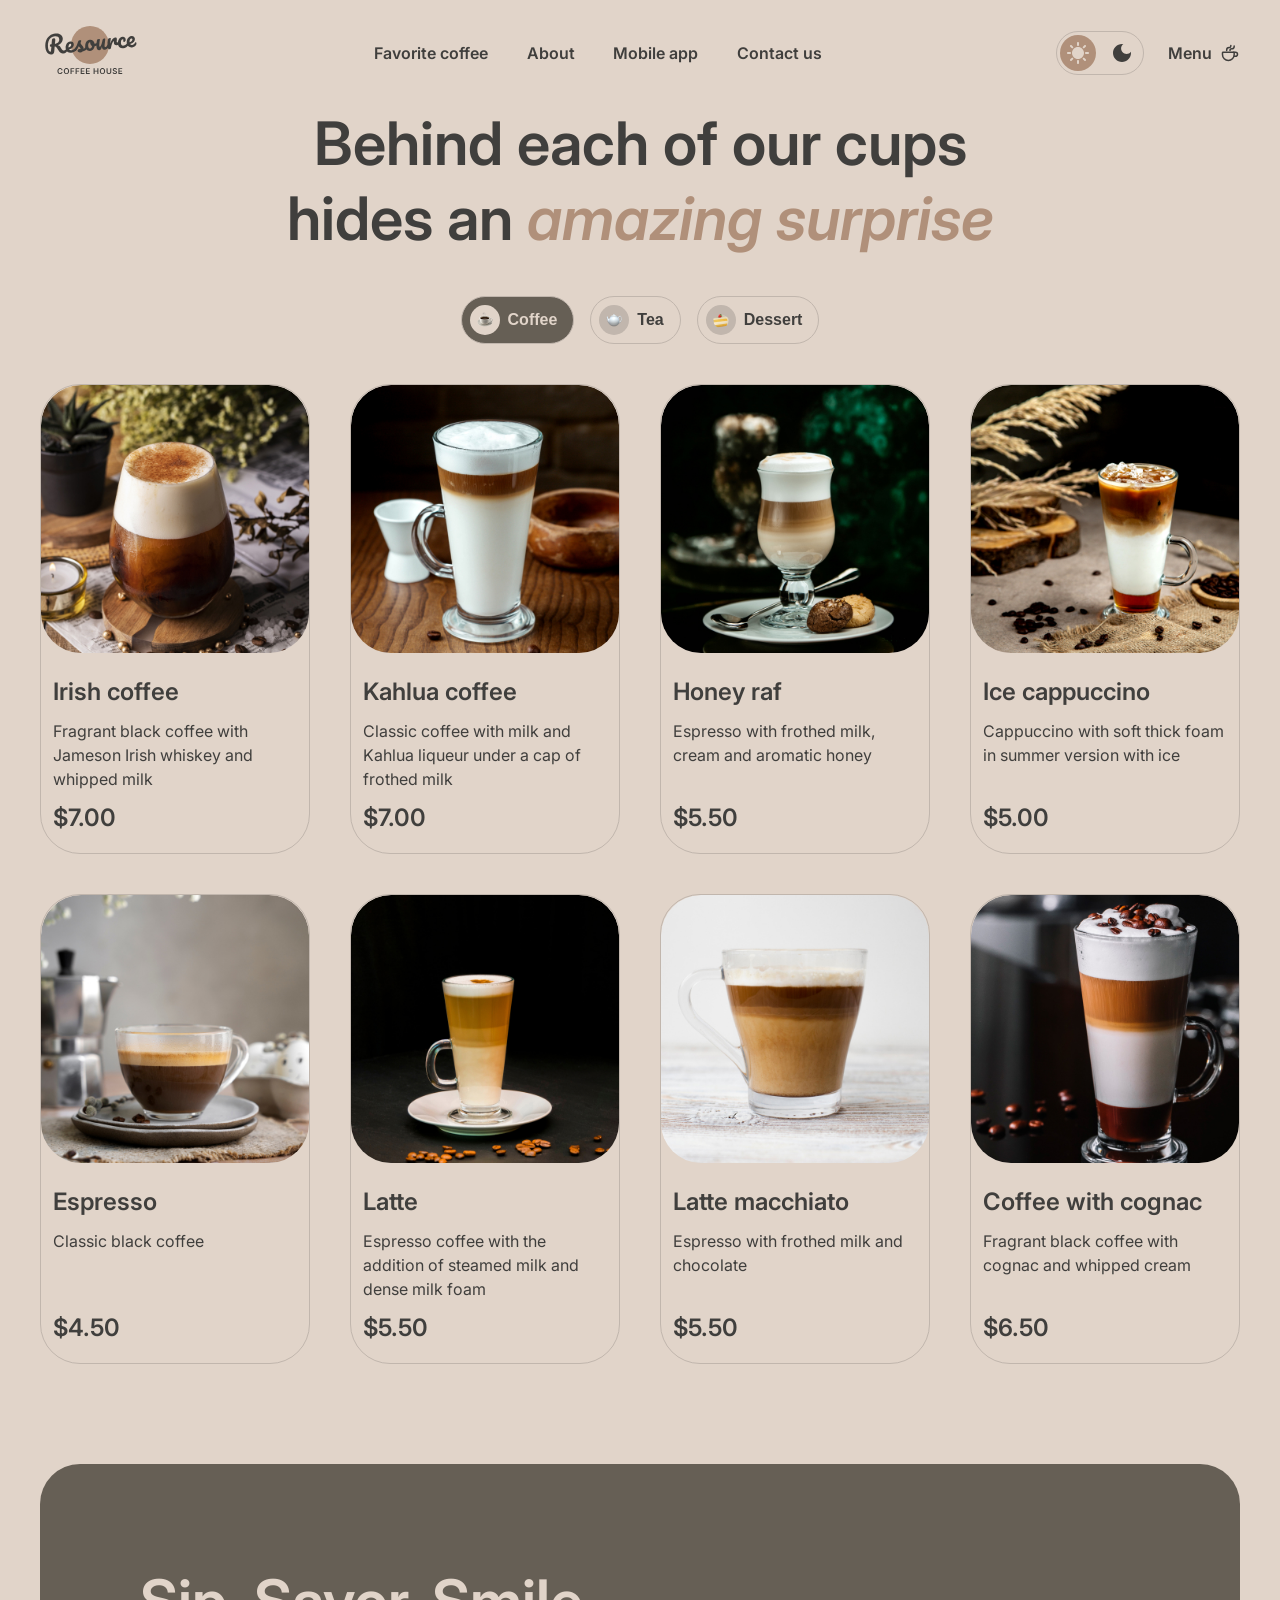
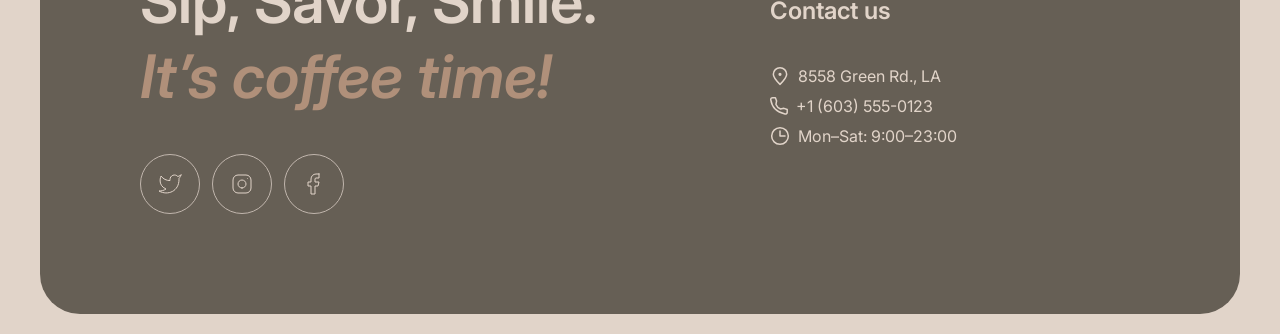
<file: catalog.html>
<!DOCTYPE html>
<html lang="en">

<head>
  <meta charset="UTF-8">
  <meta name="viewport" content="width=device-width, initial-scale=1.0">
  <link rel="stylesheet" href="./style.css">
  <link rel="stylesheet" href="./catalog.css">
  <link rel="preconnect" href="https://fonts.googleapis.com">
  <link rel="preconnect" href="https://fonts.gstatic.com" crossorigin>
  <link
    href="https://fonts.googleapis.com/css2?family=Inter:ital,opsz,wght@0,14..32,100..900;1,14..32,100..900&display=swap"
    rel="stylesheet">
  <link rel="icon" href="./image/favicon/favicon.ico" type="image/x-icon">

  <title>Catalog coffee</title>
</head>

<body class="catalog-page">
  <header class="header">
    <a href="index.html" aria-label="Go to homepage">
      <svg class="logo" width="100" height="60" viewBox="0 0 690 414" fill="none" xmlns="http://www.w3.org/2000/svg">
        <path class="logo-circle-color"
          d="M476.1 172.5C476.1 244.905 417.405 303.6 345 303.6C272.596 303.6 213.9 244.905 213.9 172.5C213.9 100.095 272.596 41.4 345 41.4C417.405 41.4 476.1 100.095 476.1 172.5Z"
          fill="currentColor" />
        <path class="logo-text-color"
          d="M660.181 153.81C661.611 153.685 662.768 154.248 663.654 155.501C664.649 156.744 665.248 158.52 665.45 160.829C665.796 164.789 665.159 168.28 663.54 171.303C660.874 176.301 657.127 180.342 652.299 183.424C647.581 186.496 641.758 188.336 634.829 188.942C624.271 189.866 615.803 187.448 609.426 181.689C603.039 175.82 599.374 167.497 598.431 156.719C597.767 149.13 598.746 141.952 601.367 135.184C603.98 128.306 607.922 122.697 613.194 118.357C618.576 114.008 624.842 111.52 631.99 110.895C638.369 110.337 643.651 111.814 647.838 115.326C652.014 118.729 654.386 123.675 654.954 130.163C655.618 137.752 653.441 144.536 648.423 150.516C643.505 156.377 634.642 161.474 621.834 165.809C624.916 170.637 629.591 172.777 635.86 172.228C640.369 171.834 643.962 170.467 646.639 168.127C649.426 165.777 652.527 161.96 655.943 156.674C657.119 154.909 658.531 153.954 660.181 153.81ZM630.6 127.307C626.531 127.663 623.273 130.331 620.828 135.31C618.492 140.28 617.618 146.119 618.204 152.828L618.233 153.158C624.587 151.05 629.499 148.293 632.969 144.887C636.439 141.48 637.996 137.742 637.64 133.673C637.457 131.583 636.708 129.986 635.393 128.883C634.177 127.659 632.58 127.134 630.6 127.307Z"
          fill="currentColor" />
        <path class="logo-text-color"
          d="M574.751 194.198C563.973 195.141 555.295 192.852 548.717 187.333C542.239 181.693 538.563 173.87 537.687 163.862C536.908 154.953 537.984 146.991 540.917 139.974C543.849 132.957 547.961 127.389 553.253 123.269C558.544 119.149 564.269 116.819 570.428 116.28C576.477 115.751 581.31 117.157 584.927 120.498C588.644 123.719 590.748 128.134 591.239 133.743C591.643 138.362 590.94 142.358 589.129 145.73C587.428 149.092 584.928 150.918 581.629 151.207C579.539 151.39 577.791 151.044 576.385 150.169C575.089 149.285 574.364 147.964 574.21 146.204C574.142 145.434 574.175 144.545 574.309 143.536C574.442 142.527 574.544 141.797 574.616 141.348C575.022 139.65 575.162 138.086 575.037 136.656C574.912 135.227 574.43 134.16 573.593 133.458C572.866 132.746 571.842 132.448 570.523 132.563C567.993 132.784 565.73 134.146 563.732 136.648C561.725 139.04 560.23 142.218 559.247 146.183C558.264 150.148 557.974 154.44 558.379 159.059C559.495 171.817 565.607 177.71 576.715 176.738C581.224 176.343 585.933 174.435 590.842 171.014C595.852 167.472 600.622 162.456 605.152 155.964C606.337 154.309 607.754 153.409 609.404 153.265C610.833 153.14 611.991 153.704 612.876 154.956C613.872 156.199 614.47 157.975 614.672 160.285C615.038 164.464 614.292 167.965 612.433 170.787C607.822 177.618 602.041 183.111 595.09 187.265C588.24 191.3 581.46 193.611 574.751 194.198Z"
          fill="currentColor" />
        <path class="logo-text-color"
          d="M479.882 202.498C475.703 202.864 472.541 200.924 470.396 196.678C468.362 192.424 466.921 185.457 466.074 175.779C464.824 161.481 465.67 147.721 468.613 134.497C469.324 131.221 470.717 128.772 472.791 127.15C474.966 125.408 478.088 124.359 482.157 124.003C484.357 123.811 485.921 123.951 486.849 124.424C487.777 124.897 488.308 125.903 488.443 127.443C488.597 129.203 488.118 133.234 487.007 139.537C486.292 144.033 485.749 147.959 485.378 151.316C485.007 154.673 484.813 158.791 484.796 163.668C487.598 153.892 490.994 145.838 494.984 139.504C498.973 133.171 503.002 128.552 507.07 125.647C511.248 122.733 515.151 121.117 518.781 120.799C525.929 120.174 529.817 123.435 530.442 130.584C530.567 132.014 530.375 135.521 529.866 141.107C529.372 145.583 529.172 148.371 529.268 149.471C529.605 153.32 531.148 155.125 533.898 154.884C536.977 154.615 540.725 151.849 545.141 146.586C546.445 145.031 547.867 144.187 549.407 144.052C550.837 143.927 551.994 144.491 552.88 145.743C553.865 146.876 554.45 148.487 554.632 150.577C554.988 154.646 554.168 157.931 552.17 160.433C549.37 163.892 545.981 166.959 542.004 169.635C538.127 172.19 533.879 173.67 529.26 174.074C523.431 174.584 518.847 173.489 515.508 170.789C512.278 168.079 510.442 164.195 510 159.136C509.855 157.486 509.876 155.822 510.062 154.144C510.089 151.925 510.069 150.43 510.002 149.66C509.848 147.901 509.166 147.074 507.956 147.18C506.307 147.324 504.271 149.386 501.848 153.366C499.526 157.226 497.31 162.296 495.2 168.576C493.09 174.856 491.503 181.422 490.44 188.276C489.683 193.55 488.561 197.195 487.075 199.209C485.689 201.103 483.291 202.2 479.882 202.498Z"
          fill="currentColor" />
        <path class="logo-text-color"
          d="M408.793 208.717C403.844 209.15 399.577 207.252 395.993 203.022C392.51 198.672 390.47 193.088 389.873 186.269C389.151 178.02 389.042 170.439 389.545 163.524C390.039 156.499 391.214 149.026 393.07 141.106C393.881 137.711 395.214 135.211 397.068 133.609C398.923 132.006 401.995 131.016 406.284 130.641C408.704 130.43 410.387 130.67 411.334 131.363C412.391 132.046 412.987 133.158 413.122 134.697C413.199 135.577 412.854 138.6 412.087 143.765C411.343 147.93 410.785 151.691 410.414 155.049C409.225 166.789 408.799 174.584 409.135 178.433C409.338 180.743 409.757 182.368 410.393 183.31C411.02 184.142 411.939 184.505 413.148 184.399C414.798 184.254 416.688 182.427 418.819 178.916C421.06 175.395 423.262 170.16 425.424 163.211C427.697 156.252 429.725 147.763 431.508 137.743C432.099 134.367 433.212 131.887 434.847 130.303C436.591 128.71 439.278 127.755 442.907 127.437C445.437 127.216 447.225 127.392 448.273 127.965C449.311 128.428 449.902 129.485 450.046 131.135C450.287 133.884 449.571 141.538 447.9 154.096C446.052 168.443 445.272 177.266 445.561 180.566C445.744 182.655 446.328 184.266 447.314 185.399C448.29 186.422 449.492 186.871 450.922 186.746C453.122 186.553 455.591 185.008 458.329 182.108C461.168 179.089 464.853 174.334 469.383 167.843C470.568 166.187 471.985 165.288 473.635 165.143C475.064 165.018 476.222 165.582 477.107 166.834C478.103 168.077 478.701 169.853 478.903 172.163C479.288 176.562 478.542 180.063 476.664 182.665C472.445 188.908 467.749 194.139 462.577 198.36C457.515 202.571 451.52 204.979 444.591 205.585C439.312 206.047 435.23 204.354 432.344 200.506C429.569 196.649 427.859 191.036 427.214 183.667C425.999 191.309 423.699 197.328 420.316 201.725C416.923 206.011 413.082 208.342 408.793 208.717Z"
          fill="currentColor" />
        <path class="logo-text-color"
          d="M397.168 157.87C398.598 157.745 399.761 158.363 400.655 159.726C401.55 161.088 402.094 162.869 402.287 165.069C402.748 170.348 401.428 173.622 398.325 174.891C391.928 177.777 384.785 179.732 376.895 180.755C375.614 190.176 372.139 197.961 366.471 204.108C360.793 210.146 354.05 213.507 346.242 214.19C339.643 214.767 333.839 213.668 328.831 210.892C323.933 208.107 320.043 204.181 317.162 199.113C314.28 194.046 312.57 188.433 312.031 182.274C311.3 173.916 312.245 166.352 314.867 159.584C317.479 152.707 321.431 147.208 326.722 143.088C332.004 138.858 338.055 136.444 344.873 135.848C353.232 135.116 360.196 137.444 365.765 142.83C371.434 148.097 375.079 154.926 376.7 163.318C381.84 162.535 387.903 160.897 394.888 158.402C395.748 158.105 396.509 157.927 397.168 157.87ZM346.032 196.588C349.551 196.28 352.45 194.585 354.73 191.505C357.119 188.414 358.518 184.136 358.926 178.67C355.315 176.659 352.411 173.865 350.214 170.289C348.127 166.704 346.901 162.822 346.535 158.642C346.381 156.883 346.392 155.109 346.568 153.32L345.743 153.392C341.344 153.777 337.847 156.244 335.253 160.793C332.759 165.223 331.849 171.287 332.523 178.985C333.052 185.034 334.611 189.552 337.2 192.54C339.898 195.517 342.842 196.867 346.032 196.588Z"
          fill="currentColor" />
        <path class="logo-text-color"
          d="M278.137 223.805C272.418 224.306 267.904 223.371 264.593 221.001C261.393 218.621 259.648 215.781 259.36 212.482C259.109 209.623 259.938 207.057 261.845 204.784C263.751 202.512 266.739 201.198 270.809 200.842C272.238 200.716 273.903 200.737 275.801 200.903C277.8 200.95 279.299 200.985 280.299 201.009C279.938 198.159 279.043 195.522 277.612 193.098C276.291 190.665 274.649 188.371 272.687 186.215C270.716 183.949 268.884 182.004 267.19 180.379C264.348 187.166 261.41 192.853 258.376 197.441C255.452 202.019 252.179 206.406 248.556 210.601C246.75 212.754 244.747 213.927 242.547 214.119C240.787 214.273 239.305 213.793 238.099 212.68C236.884 211.456 236.194 209.91 236.031 208.04C235.838 205.84 236.43 203.738 237.806 201.734L239.72 198.907C245.115 190.899 249.14 184.341 251.796 179.232C253.387 175.879 255.216 171.453 257.284 165.952C259.342 160.342 261.33 154.572 263.249 148.641C264.916 143.619 269.048 140.819 275.647 140.242C278.726 139.973 280.895 140.06 282.153 140.504C283.411 140.948 284.093 141.775 284.199 142.985C284.256 143.645 284.128 144.709 283.813 146.177C283.498 147.645 283.018 149.128 282.374 150.625C280.74 154.757 280.044 158.198 280.285 160.948C280.429 162.598 281.138 164.364 282.411 166.248C283.793 168.121 285.825 170.437 288.504 173.195C292.427 177.506 295.413 181.234 297.462 184.38C299.61 187.406 300.853 190.843 301.19 194.693C301.286 195.792 301.311 197.342 301.264 199.341C306.47 196.78 312.308 190.672 318.778 181.019C319.963 179.364 321.38 178.464 323.03 178.32C324.46 178.195 325.617 178.758 326.503 180.011C327.498 181.253 328.097 183.03 328.299 185.339C328.664 189.518 327.918 193.019 326.059 195.841C321.157 203.141 316.287 208.277 311.449 211.249C306.711 214.102 300.668 215.961 293.319 216.825C289.247 220.949 284.186 223.276 278.137 223.805Z"
          fill="currentColor" />
        <path class="logo-text-color"
          d="M252.658 184.476C254.088 184.351 255.245 184.915 256.131 186.167C257.126 187.41 257.725 189.186 257.927 191.496C258.311 195.895 257.565 199.396 255.687 201.998C252.051 207.303 246.676 212.373 239.563 217.206C232.56 222.03 224.824 224.813 216.356 225.553C204.808 226.564 195.57 224.214 188.643 218.503C181.716 212.792 177.776 204.493 176.823 193.605C176.159 186.016 177.138 178.838 179.76 172.07C182.372 165.192 186.314 159.583 191.586 155.243C196.969 150.893 203.234 148.406 210.383 147.781C216.762 147.222 222.044 148.7 226.23 152.212C230.407 155.615 232.779 160.56 233.346 167.049C234.01 174.638 231.833 181.422 226.815 187.402C221.898 193.263 213.09 198.355 200.391 202.68C203.583 207.499 209.029 209.571 216.727 208.898C221.676 208.465 227.136 206.269 233.107 202.311C239.178 198.234 244.277 193.189 248.406 187.176C249.591 185.521 251.008 184.621 252.658 184.476ZM208.993 164.193C204.923 164.549 201.666 167.217 199.22 172.196C196.885 177.166 196.01 183.005 196.597 189.714L196.626 190.044C202.98 187.936 207.892 185.179 211.362 181.773C214.832 178.366 216.389 174.628 216.033 170.559C215.85 168.469 215.101 166.872 213.785 165.768C212.57 164.545 210.972 164.02 208.993 164.193Z"
          fill="currentColor" />
        <path class="logo-text-color"
          d="M191.066 189.865C192.496 189.74 193.654 190.304 194.539 191.556C195.534 192.799 196.133 194.575 196.335 196.885C196.71 201.174 195.964 204.675 194.095 207.387C189.374 214.228 184.473 219.643 179.392 223.634C174.302 227.515 168.072 229.778 160.703 230.422C153.555 231.048 147.282 229.657 141.886 226.251C136.601 222.834 131.294 216.649 125.967 207.695C121.683 200.534 118.343 195.286 115.945 191.949C113.538 188.502 111.222 186.101 108.998 184.744C106.884 183.377 104.327 182.659 101.329 182.589C101.091 184.937 100.462 192.306 99.4399 204.697C99.0412 210.273 98.7848 213.675 98.6707 214.904C98.1578 221.709 96.4104 227.071 93.4286 230.989C90.4371 234.797 85.5869 236.994 78.8782 237.581C71.5095 238.226 64.7781 236.654 58.6839 232.865C52.69 228.956 47.8166 223.288 44.0636 215.858C40.301 208.319 37.9867 199.601 37.1207 189.702C35.5043 171.226 37.2985 155 42.5034 141.024C47.8184 127.039 55.9419 116.022 66.8739 107.973C77.9064 99.804 91.0112 95.0558 106.188 93.728C116.747 92.8042 125.739 93.6244 133.167 96.1884C140.595 98.7524 146.259 102.69 150.159 108C154.169 113.301 156.482 119.471 157.098 126.51C157.637 132.669 156.681 138.848 154.231 145.046C151.882 151.126 147.99 156.675 142.555 161.694C137.121 166.713 130.321 170.688 122.155 173.619C127.559 174.587 131.83 176.54 134.969 179.48C138.107 182.419 141.375 186.843 144.774 192.751C148.431 199.081 151.878 203.655 155.117 206.475C158.466 209.285 162.12 210.517 166.079 210.17C169.599 209.863 172.852 208.414 175.839 205.826C178.817 203.127 182.475 198.707 186.814 192.564C187.999 190.909 189.417 190.009 191.066 189.865ZM78.5488 184.416C74.8095 184.743 72.148 184.089 70.5643 182.454C69.0906 180.81 68.2575 178.888 68.0651 176.689C67.8342 174.049 68.4762 171.887 69.9912 170.203C71.6161 168.51 73.5284 167.567 75.728 167.374L79.8523 167.013C80.669 156.081 81.5056 146.644 82.3622 138.701C83.1665 131.427 87.473 127.448 95.2815 126.765C101.55 126.217 104.93 128.747 105.421 134.356C105.527 135.566 105.554 136.505 105.501 137.175L102.948 164.993C108.858 164.143 114.122 162.242 118.74 159.289C123.468 156.327 127.064 152.466 129.529 147.706C132.104 142.937 133.141 137.693 132.641 131.974C132.035 125.046 129.194 119.809 124.118 116.263C119.043 112.717 111.941 111.344 102.813 112.143C92.0345 113.086 82.812 116.608 75.145 122.709C67.5783 128.69 62.0022 137.157 58.4167 148.11C54.8217 158.952 53.6832 171.907 55.0014 186.974C55.6172 194.013 56.8613 200 58.7337 204.933C60.606 209.867 62.6977 213.508 65.0086 215.855C67.3195 218.201 69.4098 219.293 71.2795 219.129C72.7092 219.004 73.8014 218.188 74.5562 216.682C75.4209 215.165 75.9887 212.788 76.2596 209.551L78.5488 184.416Z"
          fill="currentColor" />
        <path class="logo-text-color"
          d="M540.982 372.6V332.455H567.093V338.551H548.255V349.45H565.74V355.546H548.255V366.504H567.249V372.6H540.982Z"
          fill="currentColor" />
        <path class="logo-text-color"
          d="M524.192 343.491C524.009 341.779 523.238 340.446 521.879 339.492C520.533 338.538 518.782 338.061 516.625 338.061C515.109 338.061 513.809 338.29 512.724 338.747C511.64 339.204 510.81 339.825 510.235 340.609C509.66 341.393 509.366 342.288 509.353 343.295C509.353 344.131 509.542 344.856 509.921 345.471C510.313 346.085 510.843 346.607 511.509 347.039C512.176 347.457 512.914 347.81 513.724 348.097C514.534 348.385 515.351 348.627 516.174 348.823L519.938 349.763C521.454 350.116 522.911 350.593 524.309 351.194C525.721 351.796 526.982 352.553 528.093 353.468C529.216 354.383 530.105 355.487 530.759 356.781C531.412 358.075 531.739 359.591 531.739 361.329C531.739 363.681 531.138 365.752 529.935 367.543C528.733 369.32 526.995 370.712 524.721 371.718C522.46 372.711 519.722 373.208 516.508 373.208C513.384 373.208 510.673 372.724 508.373 371.757C506.086 370.79 504.295 369.379 503.002 367.523C501.721 365.667 501.028 363.407 500.924 360.741H508.079C508.183 362.139 508.614 363.302 509.372 364.23C510.13 365.158 511.117 365.85 512.332 366.308C513.561 366.765 514.933 366.994 516.449 366.994C518.03 366.994 519.415 366.759 520.605 366.288C521.807 365.805 522.748 365.138 523.427 364.289C524.107 363.426 524.453 362.42 524.466 361.27C524.453 360.225 524.146 359.362 523.545 358.682C522.944 357.99 522.101 357.415 521.016 356.957C519.945 356.487 518.69 356.069 517.253 355.703L512.685 354.527C509.379 353.677 506.765 352.39 504.844 350.665C502.936 348.927 501.982 346.621 501.982 343.746C501.982 341.38 502.623 339.309 503.903 337.532C505.197 335.754 506.955 334.376 509.176 333.396C511.398 332.402 513.914 331.906 516.723 331.906C519.572 331.906 522.068 332.402 524.211 333.396C526.368 334.376 528.06 335.741 529.288 337.492C530.517 339.23 531.151 341.23 531.19 343.491H524.192Z"
          fill="currentColor" />
        <path class="logo-text-color"
          d="M484.437 332.455H491.71V358.683C491.71 361.558 491.03 364.086 489.671 366.269C488.325 368.451 486.43 370.156 483.987 371.385C481.543 372.6 478.687 373.208 475.42 373.208C472.14 373.208 469.278 372.6 466.835 371.385C464.391 370.156 462.496 368.451 461.15 366.269C459.804 364.086 459.131 361.558 459.131 358.683V332.455H466.403V358.075C466.403 359.748 466.769 361.237 467.501 362.544C468.246 363.851 469.291 364.877 470.637 365.622C471.983 366.354 473.578 366.719 475.42 366.719C477.263 366.719 478.857 366.354 480.203 365.622C481.562 364.877 482.608 363.851 483.34 362.544C484.071 361.237 484.437 359.748 484.437 358.075V332.455Z"
          fill="currentColor" />
        <path class="logo-text-color"
          d="M449.495 352.527C449.495 356.853 448.685 360.558 447.064 363.642C445.457 366.713 443.261 369.065 440.478 370.699C437.708 372.332 434.565 373.149 431.049 373.149C427.534 373.149 424.384 372.332 421.601 370.699C418.831 369.052 416.635 366.693 415.015 363.622C413.407 360.538 412.604 356.84 412.604 352.527C412.604 348.202 413.407 344.503 415.015 341.432C416.635 338.348 418.831 335.99 421.601 334.356C424.384 332.723 427.534 331.906 431.049 331.906C434.565 331.906 437.708 332.723 440.478 334.356C443.261 335.99 445.457 338.348 447.064 341.432C448.685 344.503 449.495 348.202 449.495 352.527ZM442.183 352.527C442.183 349.482 441.706 346.915 440.752 344.824C439.811 342.72 438.505 341.132 436.832 340.06C435.159 338.976 433.232 338.433 431.049 338.433C428.867 338.433 426.939 338.976 425.267 340.06C423.594 341.132 422.281 342.72 421.327 344.824C420.386 346.915 419.915 349.482 419.915 352.527C419.915 355.572 420.386 358.147 421.327 360.251C422.281 362.342 423.594 363.929 425.267 365.014C426.939 366.086 428.867 366.621 431.049 366.621C433.232 366.621 435.159 366.086 436.832 365.014C438.505 363.929 439.811 362.342 440.752 360.251C441.706 358.147 442.183 355.572 442.183 352.527Z"
          fill="currentColor" />
        <path class="logo-text-color"
          d="M369.787 372.6V332.455H377.06V349.45H395.662V332.455H402.954V372.6H395.662V355.546H377.06V372.6H369.787Z"
          fill="currentColor" />
        <path class="logo-text-color"
          d="M317.045 372.6V332.455H343.155V338.551H324.317V349.45H341.803V355.546H324.317V366.504H343.312V372.6H317.045Z"
          fill="currentColor" />
        <path class="logo-text-color"
          d="M280.756 372.6V332.455H306.866V338.551H288.028V349.45H305.514V355.546H288.028V366.504H307.023V372.6H280.756Z"
          fill="currentColor" />
        <path class="logo-text-color"
          d="M245.65 372.6V332.455H271.369V338.551H252.923V349.45H269.604V355.546H252.923V372.6H245.65Z"
          fill="currentColor" />
        <path d="M210.547 372.6V332.455H236.265V338.551H217.819V349.45H234.501V355.546H217.819V372.6H210.547Z"
          fill="currentColor" />
        <path class="logo-text-color"
          d="M200.913 352.527C200.913 356.853 200.103 360.558 198.482 363.642C196.875 366.713 194.679 369.065 191.896 370.699C189.125 372.332 185.983 373.149 182.467 373.149C178.952 373.149 175.802 372.332 173.019 370.699C170.248 369.052 168.053 366.693 166.433 363.622C164.825 360.538 164.021 356.84 164.021 352.527C164.021 348.202 164.825 344.503 166.433 341.432C168.053 338.348 170.248 335.99 173.019 334.356C175.802 332.723 178.952 331.906 182.467 331.906C185.983 331.906 189.125 332.723 191.896 334.356C194.679 335.99 196.875 338.348 198.482 341.432C200.103 344.503 200.913 348.202 200.913 352.527ZM193.601 352.527C193.601 349.482 193.124 346.915 192.17 344.824C191.229 342.72 189.923 341.132 188.25 340.06C186.577 338.976 184.65 338.433 182.467 338.433C180.285 338.433 178.357 338.976 176.685 340.06C175.012 341.132 173.698 342.72 172.744 344.824C171.804 346.915 171.333 349.482 171.333 352.527C171.333 355.572 171.804 358.147 172.744 360.251C173.698 362.342 175.012 363.929 176.685 365.014C178.357 366.086 180.285 366.621 182.467 366.621C184.65 366.621 186.577 366.086 188.25 365.014C189.923 363.929 191.229 362.342 192.17 360.251C193.124 358.147 193.601 355.572 193.601 352.527Z"
          fill="currentColor" />
        <path class="logo-text-color"
          d="M155.62 346H148.289C148.08 344.798 147.695 343.732 147.133 342.805C146.571 341.864 145.872 341.067 145.035 340.413C144.199 339.76 143.245 339.27 142.173 338.943C141.115 338.603 139.971 338.433 138.743 338.433C136.56 338.433 134.626 338.982 132.941 340.08C131.255 341.165 129.935 342.759 128.981 344.863C128.027 346.954 127.55 349.509 127.55 352.527C127.55 355.598 128.027 358.186 128.981 360.29C129.948 362.381 131.268 363.962 132.941 365.034C134.626 366.092 136.554 366.621 138.723 366.621C139.925 366.621 141.049 366.465 142.095 366.151C143.153 365.824 144.101 365.347 144.937 364.72C145.787 364.093 146.499 363.322 147.074 362.407C147.662 361.492 148.067 360.447 148.289 359.271L155.62 359.31C155.346 361.218 154.751 363.008 153.837 364.681C152.935 366.354 151.752 367.83 150.289 369.111C148.825 370.379 147.113 371.372 145.153 372.09C143.193 372.796 141.017 373.149 138.625 373.149C135.097 373.149 131.947 372.332 129.177 370.699C126.406 369.065 124.224 366.706 122.63 363.622C121.035 360.538 120.238 356.84 120.238 352.527C120.238 348.202 121.042 344.503 122.649 341.432C124.257 338.348 126.446 335.99 129.216 334.356C131.987 332.723 135.123 331.906 138.625 331.906C140.86 331.906 142.938 332.219 144.859 332.847C146.78 333.474 148.492 334.395 149.995 335.611C151.497 336.813 152.732 338.29 153.699 340.041C154.679 341.779 155.32 343.765 155.62 346Z"
          fill="currentColor" />
      </svg>
    </a>
    <nav class="header-navigation  burger-active">
      <ul class="header-menu">
        <li class="header-menu-item"><a href="index.html#favorite-coffee">Favorite coffee</a></li>
        <li class="header-menu-item"><a href="index.html#about">About</a></li>
        <li class="header-menu-item"><a href="index.html#mobile-app">Mobile app</a></li>
        <li class="header-menu-item"><a href="#contact">Contact us</a></li>
      </ul>
      <a class="link-menu-item link-menu-item-for-burger-menu" href="catalog.html">Menu
        <svg class="link-menu--icon" width="20" height="20" viewBox="0 0 20 20" fill="none"
          xmlns="http://www.w3.org/2000/svg">
          <path
            d="M14.167 9.76667V11.6667C14.167 14.8883 11.5553 17.5 8.33366 17.5C5.112 17.5 2.50033 14.8883 2.50033 11.6667V9.76667C2.50033 9.4353 2.76896 9.16667 3.10033 9.16667H13.567C13.8984 9.16667 14.167 9.4353 14.167 9.76667Z"
            stroke="currentColor" stroke-width="1.5" stroke-linecap="round" stroke-linejoin="round" />
          <path
            d="M10.0003 7.50008C10.0003 6.66675 10.5956 5.83341 11.786 5.83341C13.101 5.83341 14.167 4.76743 14.167 3.45246V2.91675"
            stroke="currentColor" stroke-width="1.5" stroke-linecap="round" stroke-linejoin="round" />
          <path
            d="M6.66634 7.5V7.08333C6.66634 5.70262 7.78563 4.58333 9.16634 4.58333C10.0868 4.58333 10.833 3.83714 10.833 2.91667V2.5"
            stroke="currentColor" stroke-width="1.5" stroke-linecap="round" stroke-linejoin="round" />
          <path
            d="M13.333 9.16675H15.4163C16.5669 9.16675 17.4997 10.0995 17.4997 11.2501C17.4997 12.4007 16.5669 13.3334 15.4163 13.3334H14.1663"
            stroke="currentColor" stroke-width="1.5" stroke-linecap="round" stroke-linejoin="round" />
        </svg>
      </a>
    </nav>
    <div class="link-to-menu">
      <input class="menu-input" id="theme-change" type="checkbox" aria-label="change-theme">
      <label class="menu-theme-selected" for="theme-change">
        <span class="theme-items theme-light">
          <svg width="22" height="22" viewBox="0 0 22 22" fill="none" xmlns="http://www.w3.org/2000/svg">
            <path
              d="M10 3V1C10 0.45 10.45 0 11 0C11.55 0 12 0.45 12 1V3C12 3.55 11.55 4 11 4C10.45 4 10 3.55 10 3ZM17.36 6.05L18.77 4.63C19.16 4.24 19.16 3.61 18.77 3.22C18.38 2.83 17.75 2.83 17.36 3.22L15.95 4.64C15.56 5.03 15.56 5.66 15.95 6.05C16.34 6.44 16.97 6.44 17.36 6.05ZM21 10H19C18.45 10 18 10.45 18 11C18 11.55 18.45 12 19 12H21C21.55 12 22 11.55 22 11C22 10.45 21.55 10 21 10ZM11 18C10.45 18 10 18.45 10 19V21C10 21.55 10.45 22 11 22C11.55 22 12 21.55 12 21V19C12 18.45 11.55 18 11 18ZM4.64 6.05L3.22 4.64C2.83 4.25 2.83 3.61 3.22 3.23C3.61 2.85 4.25 2.84 4.63 3.23L6.04 4.64C6.43 5.03 6.43 5.67 6.04 6.05C5.65 6.43 5.02 6.44 4.64 6.05ZM15.95 15.95C15.56 16.34 15.56 16.98 15.95 17.36L17.36 18.77C17.75 19.16 18.39 19.16 18.77 18.77C19.16 18.38 19.16 17.74 18.77 17.36L17.36 15.95C16.98 15.56 16.34 15.56 15.95 15.95ZM1 12H3C3.55 12 4 11.55 4 11C4 10.45 3.55 10 3 10H1C0.45 10 0 10.45 0 11C0 11.55 0.45 12 1 12ZM4.64 18.78L6.05 17.37C6.44 16.98 6.44 16.34 6.05 15.96C5.66 15.58 5.02 15.57 4.64 15.96L3.23 17.37C2.84 17.76 2.84 18.4 3.23 18.78C3.61 19.17 4.25 19.17 4.64 18.78ZM11 5C7.69 5 5 7.69 5 11C5 14.31 7.69 17 11 17C14.31 17 17 14.31 17 11C17 7.69 14.31 5 11 5Z"
              fill="currentColor" />
          </svg>

        </span>
        <span class="theme-items theme-dark">
          <svg width="18" height="18" viewBox="0 0 18 18" fill="none" xmlns="http://www.w3.org/2000/svg">
            <path
              d="M9 0C4.03 0 0 4.03 0 9C0 13.97 4.03 18 9 18C13.97 18 18 13.97 18 9C18 8.54 17.96 8.08 17.9 7.64C16.92 9.01 15.32 9.9 13.5 9.9C10.52 9.9 8.1 7.48 8.1 4.5C8.1 2.69 8.99 1.08 10.36 0.0999999C9.92 0.0399999 9.46 0 9 0Z"
              fill="currentColor" />
          </svg>


        </span>
      </label>
      <div class="menu-and-icon">
        <a class="link-menu-item" href="catalog.html">Menu
          <svg class="link-menu--icon" width="20" height="20" viewBox="0 0 20 20" fill="none"
            xmlns="http://www.w3.org/2000/svg">
            <path
              d="M14.167 9.76667V11.6667C14.167 14.8883 11.5553 17.5 8.33366 17.5C5.112 17.5 2.50033 14.8883 2.50033 11.6667V9.76667C2.50033 9.4353 2.76896 9.16667 3.10033 9.16667H13.567C13.8984 9.16667 14.167 9.4353 14.167 9.76667Z"
              stroke="currentColor" stroke-width="1.5" stroke-linecap="round" stroke-linejoin="round" />
            <path
              d="M10.0003 7.50008C10.0003 6.66675 10.5956 5.83341 11.786 5.83341C13.101 5.83341 14.167 4.76743 14.167 3.45246V2.91675"
              stroke="currentColor" stroke-width="1.5" stroke-linecap="round" stroke-linejoin="round" />
            <path
              d="M6.66634 7.5V7.08333C6.66634 5.70262 7.78563 4.58333 9.16634 4.58333C10.0868 4.58333 10.833 3.83714 10.833 2.91667V2.5"
              stroke="currentColor" stroke-width="1.5" stroke-linecap="round" stroke-linejoin="round" />
            <path
              d="M13.333 9.16675H15.4163C16.5669 9.16675 17.4997 10.0995 17.4997 11.2501C17.4997 12.4007 16.5669 13.3334 15.4163 13.3334H14.1663"
              stroke="currentColor" stroke-width="1.5" stroke-linecap="round" stroke-linejoin="round" />
          </svg>
        </a>
      </div>
      <button class="burger-menu" type="button" aria-label="Open navigation">
        <span class="burger-menu-item burger-menu-item-top"></span>
        <span class="burger-menu-item burger-menu-item-bottom"></span>
      </button>
    </div>
  </header>
  <main class="main">
    <section class="hero-catalog">
      <h1 class="hero-catalog-title">Behind each of our cups hides an <span class="catalog-title-italic">amazing
          surprise</span></h1>
      <div class="hero-catalog-navigation">
        <ul class="hero-catalog-navigation-list">
          <li class="hero-catalog-navigation-list-item">
            <button data-type="coffee" class="catalog-menu-button catalog-menu-button-active" type="button">
              <img alt="" class="hero-menu-image" src="./image/munu-item/🫖.png">
              <span class="hero-menu-button-text">Coffee</span>
            </button>
          </li>
          <li class="hero-catalog-navigation-list-item">
            <button data-type="tea" class="catalog-menu-button" type="button">

              <img alt="" class="hero-menu-image" src="./image/munu-item/tea🫖.png">

              <span class="hero-menu-button-text">Tea</span>
            </button>
          </li>
          <li class="hero-catalog-navigation-list-item">
            <button data-type="dessert" type="button" class="catalog-menu-button">

              <img alt="" class="hero-menu-image" src="./image/munu-item/cake.png">
              <span class="hero-menu-button-text">Dessert</span>

            </button>
          </li>
        </ul>
      </div>
    </section>
    <div class="card-section">
      <div class="card-section-grid">
      </div>
      <button aria-label="Show more items" class="button-show-more" type="button">
        <svg aria-hidden="true" class="show-more-icon" width="24" height="24" viewBox="0 0 24 24" fill="none"
          xmlns="http://www.w3.org/2000/svg">
          <path
            d="M21.8883 13.5C21.1645 18.3113 17.013 22 12 22C6.47715 22 2 17.5228 2 12C2 6.47715 6.47715 2 12 2C16.1006 2 19.6248 4.46819 21.1679 8"
            stroke="currentColor" stroke-linecap="round" stroke-linejoin="round" />
          <path d="M17 8H21.4C21.7314 8 22 7.73137 22 7.4V3" stroke="currentColor" stroke-linecap="round"
            stroke-linejoin="round" />
        </svg>
      </button>
    </div>
  </main>
  <footer class="footer" id="contact">
    <div class="footer-icon-and-title-container">
      <h2 class="footer-title">Sip, Savor, Smile. <span class="footer-title-italic">It’s coffee time!</span></h2>
      <nav class="footer-nav">
        <ul class="footer-nav-list">
          <li class="footer-nav-list-item">
            <a class="footer-link" href="https://x.com/" aria-label="x.com">
              <svg aria-hidden="true" class="footer-social-icon" width="24" height="24" viewBox="0 0 24 24" fill="none"
                xmlns="http://www.w3.org/2000/svg">
                <path
                  d="M23 3.01006C23 3.01006 20.9821 4.20217 19.86 4.54006C19.2577 3.84757 18.4573 3.35675 17.567 3.13398C16.6767 2.91122 15.7395 2.96725 14.8821 3.29451C14.0247 3.62177 13.2884 4.20446 12.773 4.96377C12.2575 5.72309 11.9877 6.62239 12 7.54006V8.54006C10.2426 8.58562 8.50127 8.19587 6.93101 7.4055C5.36074 6.61513 4.01032 5.44869 3 4.01006C3 4.01006 -1 13.0101 8 17.0101C5.94053 18.408 3.48716 19.109 1 19.0101C10 24.0101 21 19.0101 21 7.51006C20.9991 7.23151 20.9723 6.95365 20.92 6.68006C21.9406 5.67355 23 3.01006 23 3.01006Z"
                  stroke="currentColor" stroke-linecap="round" stroke-linejoin="round" />
              </svg>


            </a>
          </li>
          <li class="footer-nav-list-item">
            <a class="footer-link" href="https://www.instagram.com/" aria-label="instagram">
              <svg aria-hidden="true" class="footer-social-icon" width="24" height="24" viewBox="0 0 24 24" fill="none"
                xmlns="http://www.w3.org/2000/svg">
                <path
                  d="M12 16C14.2091 16 16 14.2091 16 12C16 9.79086 14.2091 8 12 8C9.79086 8 8 9.79086 8 12C8 14.2091 9.79086 16 12 16Z"
                  stroke="currentColor" stroke-linecap="round" stroke-linejoin="round" />
                <path
                  d="M3 16V8C3 5.23858 5.23858 3 8 3H16C18.7614 3 21 5.23858 21 8V16C21 18.7614 18.7614 21 16 21H8C5.23858 21 3 18.7614 3 16Z"
                  stroke="currentColor" />
                <path d="M17.5 6.51L17.51 6.49889" stroke="currentColor" stroke-linecap="round"
                  stroke-linejoin="round" />
              </svg>



            </a>
          </li>
          <li class="footer-nav-list-item">
            <a class="footer-link" href="https://www.facebook.com/?sk=lf" aria-label="facebook">
              <svg aria-hidden="true" class="footer-social-icon" width="24" height="24" viewBox="0 0 24 24" fill="none"
                xmlns="http://www.w3.org/2000/svg">
                <path
                  d="M17 2H14C12.6739 2 11.4021 2.52678 10.4645 3.46447C9.52678 4.40215 9 5.67392 9 7V10H6V14H9V22H13V14H16L17 10H13V7C13 6.73478 13.1054 6.48043 13.2929 6.29289C13.4804 6.10536 13.7348 6 14 6H17V2Z"
                  stroke="currentColor" stroke-linecap="round" stroke-linejoin="round" />
              </svg>
            </a>
          </li>
        </ul>
      </nav>
    </div>
    <div class="footer-contacts-container">
      <h3 class="footer-contact-title">Contact us</h3>
      <div class="footer-contacts-info">
        <div class="footer-contacts-info-item">
          <svg aria-hidden="true" width="20" height="20" viewBox="0 0 20 20" fill="none"
            xmlns="http://www.w3.org/2000/svg">
            <path
              d="M16.6663 8.33329C16.6663 12.0152 9.99967 18.3333 9.99967 18.3333C9.99967 18.3333 3.33301 12.0152 3.33301 8.33329C3.33301 4.65139 6.31778 1.66663 9.99967 1.66663C13.6816 1.66663 16.6663 4.65139 16.6663 8.33329Z"
              stroke="currentColor" stroke-width="1.5" />
            <path
              d="M10.0003 9.16667C10.4606 9.16667 10.8337 8.79357 10.8337 8.33333C10.8337 7.8731 10.4606 7.5 10.0003 7.5C9.54009 7.5 9.16699 7.8731 9.16699 8.33333C9.16699 8.79357 9.54009 9.16667 10.0003 9.16667Z"
              fill="currentColor" stroke="currentColor" stroke-width="1.5" stroke-linecap="round"
              stroke-linejoin="round" />
          </svg>
          <a class="footer-contact-link"
            href="https://yandex.by/maps/200/los-angeles/geo/green_vista_drive/5872755497/?ll=-118.482666%2C34.133256&z=10.86">8558
            Green Rd., LA</a>
        </div>
        <div class="footer-contacts-info-item">
          <svg aria-hidden="true" width="18" height="18" viewBox="0 0 18 18" fill="none"
            xmlns="http://www.w3.org/2000/svg">
            <path
              d="M13.9734 11.335L10.5415 12C8.22345 10.8365 6.79154 9.5 5.95821 7.41667L6.59983 3.97491L5.38697 0.75L2.60446 0.75C1.47691 0.75 0.589659 1.68295 0.776079 2.79498C1.17388 5.16791 2.24731 9.12244 5.12487 12C8.14838 15.0235 12.4411 16.4151 15.0128 17.0121C16.174 17.2817 17.2082 16.3742 17.2082 15.1821L17.2082 12.5677L13.9734 11.335Z"
              stroke="currentColor" stroke-width="1.5" stroke-linecap="round" stroke-linejoin="round" />
          </svg>
          <a class="footer-contact-link" href="tel:+16035550123">+1 (603) 555-0123</a>
        </div>

        <div class="footer-contacts-info-item">
          <svg aria-hidden="true" class="tic-tac-icon" width="20" height="20" viewBox="0 0 20 20" fill="none"
            xmlns="http://www.w3.org/2000/svg">
            <g clip-path="url(#clip0_217_1736)">
              <path d="M10 5L10 10L15 10" stroke="currentColor" stroke-width="1.5" stroke-linecap="round"
                stroke-linejoin="round" />
              <path
                d="M10.0003 18.3333C14.6027 18.3333 18.3337 14.6023 18.3337 9.99996C18.3337 5.39759 14.6027 1.66663 10.0003 1.66663C5.39795 1.66663 1.66699 5.39759 1.66699 9.99996C1.66699 14.6023 5.39795 18.3333 10.0003 18.3333Z"
                stroke="currentColor" stroke-width="1.5" stroke-linecap="round" stroke-linejoin="round" />
            </g>
            <defs>
              <clipPath id="clip0_217_1736">
                <rect width="20" height="20" fill="white" />
              </clipPath>
            </defs>
          </svg>
          <span>Mon–Sat: 9:00–23:00</span>
        </div>

      </div>
    </div>
  </footer>
  <div class="modal-overlay overlay-hidden">
    <div class="modal" role="dialog" aria-modal="true">
      <div class="modal-content">
        <div class="modal-image-container">
          <img alt="" class="modal-image">
        </div>
        <div class="modal-text-container">
          <div class="modal-title-container">
            <h3 class="modal-title"></h3>
            <p class="modal-description"></p>
          </div>
          <div class="modal-size-choice"></div>
          <div class="modal-additives-choice"></div>
          <div class="modal-total-container">
            <span class="modal-price-text-total"></span>
            <span class="modal-price"></span>
          </div>
          <div class="modal-more-container">
            <span>
              <svg class="modal-icon" width="16" height="16" viewBox="0 0 16 16" fill="none"
                xmlns="http://www.w3.org/2000/svg">
                <g clip-path="url(#clip0_147813_8319)">
                  <path d="M8 7.66663V11" stroke="currentColor" stroke-linecap="round" stroke-linejoin="round" />
                  <path d="M8 5.00667L8.00667 4.99926" stroke="currentColor" stroke-linecap="round"
                    stroke-linejoin="round" />
                  <path
                    d="M7.99992 14.6667C11.6818 14.6667 14.6666 11.6819 14.6666 8.00004C14.6666 4.31814 11.6818 1.33337 7.99992 1.33337C4.31802 1.33337 1.33325 4.31814 1.33325 8.00004C1.33325 11.6819 4.31802 14.6667 7.99992 14.6667Z"
                    stroke="currentColor" stroke-linecap="round" stroke-linejoin="round" />
                </g>
                <defs>
                  <clipPath id="clip0_147813_8319">
                    <rect width="16" height="16" fill="white" />
                  </clipPath>
                </defs>
              </svg>

            </span>
            <p>The cost is not final. Download our mobile app to see the final price and place your order. Earn loyalty
              points and
              enjoy your favorite coffee with up to 20% discount.</p>
          </div>
          <button class="modal-button-close" type="button">Close</button>
        </div>
      </div>
    </div>
  </div>
  <script src="./script.js" defer></script>
</body>

</html>
</file>
<file: style.css>
:root {
  --page-background-color: #E1D4C9;
  --text-primary-color: #403F3D;
  --overlay-color: #403F3DCC;
  --text-accent-color: #B0907A;
  --border-primary: #C1B6AD;
  --theme-selected-color: #B0907A;
  --theme-hover-color: #665F55;
  --theme-icon-hover-color: #E1D4C9;
  --border-inverse: #665F55;
  --text-inverse-color: #E1D4C9;
  --container-background-color: #665F55;
  --background-modal-color: #E1D4C9;
  --background-modal-button: #665F55;
  --modal-border-size: #C1B6AD;
  --modal-text-primary: #E1D4C9;
}

[data-theme='dark'] {
  --page-background-color: #292826;
  --text-primary-color: #E1D4C9;
  --theme-icon-hover-color: #E1D4C9;
  --theme-hover-color: #403F3D;
  --border-primary: #665F55;
  --border-inverse: #C1B6AD;
  --text-inverse-color: #E1D4C9;
  --container-background-color: #403F3D;
  --overlay-color: #292826CC;
  --background-modal-color: #403F3D;
  --background-modal-button: #292826;
  --modal-border-size: #665F55;
  --modal-text-primary: #403F3D;
}

*,
*::after,
*::before {
  margin: 0;
  padding: 0;
  box-sizing: border-box;
}

html {
  scroll-behavior: smooth;

}

body {
  font-family: Inter, sans-serif;
  background-color: var(--page-background-color);
  max-width: 1440px;
  margin-inline: auto;
  padding: 20px 40px;
  color: var(--text-primary-color);
  min-height: 100vh;

}

a {
  text-decoration: none;
  font-family: inherit;
  color: var(--text-primary-color);
  cursor: pointer;
}

li {
  list-style: none;
}

.logo {
  width: 100px;
  height: 60px;
}

.logo-text-color {
  color: var(--text-primary-color);
}

.logo-circle-color {
  color: var(--theme-selected-color);
}

.header {
  display: flex;
  align-items: center;
  font-size: 16px;
  font-weight: 600;
  line-height: 150%;
  overflow-x: clip;
}

.header-navigation {
  flex-grow: 1;
}

.header-menu {
  display: flex;
  gap: clamp(10px, 3vw, 40px);
  white-space: nowrap;
  justify-content: center;
}

.header-menu-item a {
  position: relative;
}

.header-menu-item a::after {
  position: absolute;
  content: '';
  background-color: var(--text-primary-color);
  width: 0;
  height: 2px;
  bottom: -5px;
  left: 50%;
  transform: translateX(-50%);
  transition: width 0.2s ease;
}

.header-menu-item a:hover::after,
.header-menu-item a:focus-visible::after {
  width: 100%;
}

.link-to-menu {
  display: flex;
  gap: 24px;
  align-items: center;
}

.link-menu-item {
  display: flex;
  gap: 8px;
  align-items: center;
  position: relative;
}



.link-menu-item::after {
  position: absolute;
  content: '';
  width: 0;
  bottom: -4px;
  height: 2px;
  left: 50%;
  background-color: var(--text-primary-color);
  transition: width 0.3s ease;
  transform: translateX(-50%);
}

.link-menu-item:hover::after,
.link-menu-item:focus-visible::after {
  width: 100%;
}


.theme-items {
  width: 36px;
  height: 36px;
  display: flex;
  align-items: center;
  justify-content: center;
  border-radius: 100px;
  transition: background-color 0.3s ease, color 0.3s ease;
}

.menu-theme-selected {
  border: 1px solid var(--border-primary);
  display: flex;
  align-items: center;
  gap: 8px;
  padding: 3px;
  border-radius: 100px;
  cursor: pointer;
}


.theme-light {
  background-color: var(--theme-selected-color);
  color: var(--theme-icon-hover-color);
}

.menu-input:checked+.menu-theme-selected .theme-light:hover {
  background-color: var(--theme-hover-color);
}



.theme-dark {
  color: var(--text-primary-color);
}

.menu-input:not(:checked)+.menu-theme-selected .theme-dark:hover {
  background-color:
    var(--theme-hover-color);
  color: var(--theme-icon-hover-color);
}



.menu-input:checked+.menu-theme-selected .theme-light {
  background-color: transparent;
}

.menu-input:checked+.menu-theme-selected .theme-dark {
  background-color: var(--theme-selected-color);
}

.menu-input {
  position: absolute;
  opacity: 0;
}

.menu-input:focus-visible+.menu-theme-selected {
  outline: 1px solid currentColor;
}

.burger-menu {
  cursor: pointer;
  align-items: center;
  justify-content: center;
  flex-direction: column;
  border: 1px solid var(--border-inverse);
  width: 44px;
  height: 44px;
  background-color: transparent;
  border-radius: 100px;
  gap: 8px;
  display: none;
}

.burger-menu-item {
  width: 16px;
  border-top: 1.5px solid var(--text-primary-color);
}


main {
  display: flex;
  flex-direction: column;
  gap: 100px;
}

.hero {
  display: flex;
  flex-direction: column;
  padding-top: 20px;
}


.hero-video-container {
  height: 644px;
  position: relative;
  overflow: hidden;
  border-radius: 40px;
}

.hero-video-container::before {
  content: '';
  position: absolute;
  inset: 0;
  background-color: var(--overlay-color);
  border-radius: 40px;
}

.hero-video {
  width: 100%;
  height: 100%;
  object-fit: cover;
}



.hero-title-container {
  position: absolute;
  top: 100px;
  left: 100px;
  display: flex;
  flex-direction: column;
  max-width: 530px;
  gap: 40px;
}

.hero-title {
  font-weight: 600;
  font-size: 72px;
  color: var(--text-inverse-color);
  line-height: 105%;
}

.hero-enjoy-title {
  font-style: italic;
  color: var(--text-accent-color);
}

.hero-description {
  font-weight: 400;
  font-size: 16px;
  color: var(--text-inverse-color);
  line-height: 150%;
}

.hero-menu-link {
  padding-block: 20px;
  border-radius: 100px;
  background-color: var(--page-background-color);
  border: none;
  cursor: pointer;
  line-height: 150%;
  font-weight: 600;
  font-size: 16px;
  display: grid;
  grid-template-columns: 1fr auto 1fr;
  align-items: center;
  width: 200px;
  gap: 8px;
  color: var(--text-primary-color);

}

.hero-menu-link-label {
  grid-column: 2;
}

.hero-menu-link--icon {
  opacity: 0;
  grid-column: 3;
  justify-self: start;
  transition: opacity 0.4s ease
}

.hero-menu-link:focus-visible .hero-menu-link--icon,
.hero-menu-link:hover .hero-menu-link--icon {
  opacity: 1;
}


.favorite-coffee {
  display: flex;
  gap: 40px;
  flex-direction: column;
}

.favorite-coffee-title {
  text-align: center;
  font-size: 60px;
  font-weight: 600;
  line-height: 125%;
}

.favorite {
  color: var(--text-accent-color);
  font-style: italic;
}

.favorite-coffee-container {
  display: flex;
  align-items: center;
  justify-content: space-between;
  position: relative;
}

.favorite-card {
  display: flex;
  flex-direction: column;
  overflow: hidden;
  min-width: 0;
}

.courusel-contaier {
  display: flex;
  transition: transform 0.4s ease;
}

.favorite-card-product {
  display: flex;
  flex-direction: column;
  align-items: center;
  gap: 20px;
  flex-basis: 100%;
  flex-shrink: 0;

}

.favorite-card-image {
  width: 100%;
  align-self: center;
  max-width: 480px;
}

.favorite-card-text-container {
  display: flex;
  flex-direction: column;
  align-items: center;
  gap: 16px;
  max-width: 480px;
}

.favorite-card-title {
  font-size: 24px;
  font-weight: 600;
  line-height: 125%;
}

.favorite-card-description {
  text-align: center;
  font-weight: 400;
  font-size: 16px;
  line-height: 150%;

}

.favorite-card-price {
  font-size: 24px;
  font-weight: 600;
  line-height: 125%;
}

.favorite-card-button {
  display: flex;
  align-items: center;
  justify-content: center;
  width: 60px;
  height: 60px;
  border-radius: 100px;
  flex-shrink: 0;
  color: var(--text-primary-color);
  border: 1px solid var(--border-inverse);
  background-color: inherit;
  cursor: pointer;
  transition: background-color 0.3s ease, color 0.3s ease, border-color 0.3s ease;
}

.favorite-card-button:hover,
.favorite-card-button:focus-visible {
  border-color: transparent;
  color: var(--text-inverse-color);
  background-color: var(--container-background-color);
}

.selected-card {
  display: flex;
  gap: 12px;
  align-items: center;
  justify-content: center;
}

.selected-card-item {
  width: 40px;
  height: 4px;
  border: 1px solid var(--border-primary);
  background-color: var(--border-primary);
  border-radius: 100px;
}

.selected-card-item-active {
  border-color: var(--border-inverse);
  background-color: var(--border-inverse);
}

.about {
  display: flex;
  flex-direction: column;
  gap: 20px;
}

.about-title {
  font-size: 60px;
  line-height: 125%;
  font-weight: 600;
}

.about-title-text {
  font-style: italic;
  color: var(--text-accent-color);
}

.about-container {
  display: grid;
  gap: 40px;
  grid-template-columns: 1fr 1fr;
  grid-template-rows: 430px 120px 430px;
}

.wrapper {
  overflow: hidden;
  border-radius: 20px;

}

.wrapper:hover .about-photo {
  transform: scale(1.1);

}

.about-photo {
  width: 100%;
  height: 100%;
  border-radius: 20px;
  object-fit: cover;
  transition: transform 0.3s ease;
}

.about-photo-item1 {

  grid-row: 1 / 3;
  grid-column: 1 / 2;
}

.about-photo-item2 {

  grid-row: 1 / 2;
  grid-column: 2 / 3;
}

.about-photo-item3 {

  grid-row: 3 / 4;
  grid-column: 1 / 2;
}

.about-photo-item4 {
  grid-row: 2/ 4;
  grid-column: 2 / 3;
}

.mobile-app {
  display: flex;
  justify-content: space-between;
}

.mobile-app-text {
  display: flex;
  flex-direction: column;
  justify-content: center;
  gap: 40px;
  max-width: 630px;
}

.mobile-app-title {
  font-size: 60px;
  line-height: 125%;
  font-weight: 600;
}

.mobile-app-text-download {
  font-style: italic;
  color: var(--text-accent-color);
}

.mobile-app-description {
  font-size: 16px;
  line-height: 150%;
}

.mobile-app-image-item {
  width: 100%;
  max-width: 620px;
}

.mobile-app-button-container {
  display: flex;
  gap: 20px;
}

.mobile-app-link {
  display: flex;
  align-items: center;
  padding: 12px 20px;
  gap: 8px;
  background-color: transparent;
  border-radius: 100px;
  border: 1px solid var(--border-inverse);
  font-family: inherit;
  cursor: pointer;
  color: var(--text-primary-color);
  transition: background-color 0.3s ease, color 0.3s ease, border-color 0.3s ease;
}

.mobile-app-button-text-container {
  display: flex;
  flex-direction: column;
}

.mobile-app-button-text {

  align-self: start;
  font-size: 16px;
  line-height: 150%;
  font-weight: 600;
}

.mobile-app-button-text-low {
  font-size: 10px;
  line-height: 140%;
}

.mobile-app-link:hover,
.mobile-app-link:focus-visible {
  background-color: var(--container-background-color);
  color: var(--text-inverse-color);
  border-color: transparent;
}



.footer {
  margin-top: 100px;
  background-color: var(--container-background-color);
  border-radius: 40px;
  display: flex;
  gap: 100px;
  padding: 100px;
}

.footer-icon-and-title-container {
  display: flex;
  flex-direction: column;
  gap: 40px;
  max-width: 530px;
}

.footer-title {
  font-size: 60px;
  font-weight: 600;
  line-height: 125%;
  color: var(--text-inverse-color);
}

.footer-title-italic {
  font-style: italic;
  color: var(--text-accent-color);
}

.footer-nav-list {
  display: flex;
  gap: 12px;
}

.footer-link {
  display: flex;
  justify-content: center;
  align-items: center;
  border-radius: 100px;
  width: 60px;
  height: 60px;
  color: var(--text-inverse-color);
  border: 1px solid var(--border-primary);
  padding: 10px;
  transition: background-color 0.3s ease, color 0.3s ease, border-color 0.3s ease;
}

.footer-link:hover,
.footer-link:focus-visible {
  border-color: transparent;
  color: var(--text-primary-color);
  background-color: var(--page-background-color);
}

.footer-contacts-container {
  display: flex;
  flex-direction: column;
  padding-top: 32px;
  gap: 40px;

}

.footer-contact-title {
  white-space: nowrap;
  font-size: 24px;
  line-height: 125%;
  font-weight: 600;
  color: var(--text-inverse-color);
}

.footer-contacts-info {
  display: flex;
  flex-direction: column;
  justify-content: center;
  gap: 10px;
  color: var(--text-inverse-color);
}

.footer-contacts-info-item {
  white-space: nowrap;
  display: flex;
  gap: 8px;
  align-items: center;
  justify-content: start;

}

.footer-contact-link {
  color: inherit;
  position: relative;
}

.footer-contact-link::after {
  position: absolute;
  content: '';
  width: 0;
  bottom: -4px;
  height: 2px;
  left: 50%;
  background-color: var(--text-inverse-color);
  transition: width 0.5s ease;
  transform: translateX(-50%);
}

.footer-contact-link:hover::after,
.footer-contact-link:focus-visible::after {
  width: 100%;
}

.link-menu-item-for-burger-menu {
  display: none;
}

@media (max-width: 900px) {
  .mobile-app {
    flex-direction: column;
    gap: 100px;
  }

  .mobile-app-image {
    align-self: center;
  }

  .footer {
    flex-direction: column;
    gap: 100px;
    justify-content: start;
    align-items: start;
    padding-inline: 60px;
  }

  .footer-contacts-container {
    padding: 0;
  }
}

@media (max-width: 768px) {
  .burger-menu {
    display: flex;
  }

  .header-navigation {
    flex-direction: column;
    display: flex;
    pointer-events: none;
    justify-content: center;
    align-items: center;
    gap: 100px;
    background-color: var(--page-background-color);
    position: absolute;
    top: calc(100% + 20px);
    z-index: 2;
    width: 100%;
    height: calc(100vh - 100px);
    left: 0;
    transform: translateX(100%);

  }



  .blocked-overflow {
    overflow: hidden;
  }

  .header {
    position: relative;
    justify-content: space-between;
  }

  .header.burger-menu-active .header-navigation {
    pointer-events: auto;
    transform: translateX(0);
  }

  .header-navigation.burger-active {
    transition: transform 0.4s ease;
  }

  .header-menu {
    flex-direction: column;
    align-items: center;
    font-size: 32px;
    line-height: 125%;
    font-weight: 600;
    gap: 60px;
  }

  .link-menu-item-for-burger-menu {
    display: flex;
  }

  .menu-and-icon {
    display: none;
  }

  .link-menu-item {
    font-size: 32px;
    line-height: 125%;
    font-weight: 600;
  }

  .link-menu--icon {
    width: 40px;
    height: 40px;
  }

  .burger-menu-item {
    transition: transform 0.3s ease-in-out;
  }

  .burger-menu-active .burger-menu-item-top {
    transform: translateY(5px) rotate(45deg);
  }

  .burger-menu-active .burger-menu-item-bottom {
    transform: translateY(-4px) rotate(-45deg);
  }


  .theme-items {
    width: 44px;
    height: 44px;
  }

  .hero-title-container {
    left: 60px;
  }

  .hero-menu-link--icon {
    opacity: 1;
  }

  .about-container {
    grid-template-rows: 590px 590px;
    grid-template-columns: 1fr;
  }

  .about-photo-item1 {
    grid-row: 1 /2;
    grid-column: 1;
  }

  .about-photo-item4 {
    grid-column: 1;
    grid-row: 2 /3;
  }

  .about-photo-item2,
  .about-photo-item3 {
    display: none;
  }
}

@media (max-width: 650px) {
  body {
    display: flex;
    flex-direction: column;
    padding: 20px 16px;
  }



  .hero-title-container {
    left: 16px;
    top: 60px;
  }

  .hero-title {
    font-size: 42px;
    line-height: 115%;
  }

  .hero-video-container {
    height: 552px;
  }


  .hero-menu-link--icon {
    opacity: 1;
  }

  .favorite-coffee-container {
    justify-content: center;
  }

  .favorite-card-image {
    max-width: 350px;
  }

  .favorite-coffee-title {
    font-size: 32px;
  }

  .favorite-card-button {
    display: none;
  }

  .about-title {
    font-size: 32px;
  }

  .mobile-app {
    gap: 40px;
  }

  .mobile-app-title {
    font-size: 32px;
  }

  .mobile-app-button-container {
    flex-direction: column;
    align-self: start;
  }

  .mobile-app-button-text-low {
    text-align: start;
  }

  .footer {
    padding: 60px 16px;
    gap: 40px;
  }

  .footer-title {
    font-size: 32px;
  }

  .footer-contacts-info {
    gap: 16px;
  }

  .footer-contacts-info-item {
    gap: 8px;
  }

  .link-to-menu {
    gap: 12px;
  }
}
</file>
<file: catalog.css>
.catalog-page {
  display: flex;
  flex-direction: column;
  justify-content: space-between;
}

.page-locked-overflow {
  overflow: hidden;
}

.main {
  display: flex;
  flex-direction: column;
  align-items: center;
  gap: 40px;
}

.hero-catalog {
  display: flex;
  flex-direction: column;
  gap: 40px;
  margin-top: 20px;
}

.hero-catalog-title {
  font-size: 60px;
  line-height: 125%;
  text-align: center;
  max-width: 800px;
  font-weight: 600;
}

.catalog-title-italic {
  font-style: italic;
  color: var(--text-accent-color)
}

.hero-catalog-navigation-list {
  display: flex;
  gap: 16px;
  justify-content: center;
}

.catalog-menu-button {
  padding: 8px 16px 8px 8px;
  border-radius: 100px;
  background-color: transparent;
  border: 1px solid var(--border-primary);
  display: flex;
  gap: 8px;
  justify-content: center;
  align-items: center;
  cursor: pointer;
  transition: border-color 0.3s ease, background-color 0.4s ease, color 0.4s ease;
}

.catalog-menu-button-active {
  background-color: var(--container-background-color);
}

.catalog-menu-button-active .hero-menu-button-text {
  color: var(--text-inverse-color);
}

.catalog-menu-button-active .hero-menu-image {
  background-color: var(--text-inverse-color);
}

.hero-menu-image {
  background-color: var(--border-primary);
  padding: 7px;
  border-radius: 100px;
}

.catalog-menu-button:hover .hero-menu-image {
  background-color: var(--page-background-color);
}



.hero-menu-button-text {
  font-size: 16px;
  font-weight: 600;
  line-height: 150%;
  color: var(--text-primary-color);
}

.catalog-menu-button:hover {
  background-color: var(--container-background-color);
  border-color: transparent;
}

.catalog-menu-button:hover .hero-menu-button-text {
  color: var(--text-inverse-color)
}



.card-section {
  display: flex;
  flex-direction: column;
  gap: 40px;
}

.card-section-grid {
  gap: 40px;
  display: grid;
  grid-template-columns: repeat(4, 1fr);
}

.card-section-item-title {
  font-size: 24px;
  line-height: 125%;
  font-weight: 600;
}

.button-show-more {
  display: none;
}

.show-more-icon {
  color: var(--text-primary-color);
}


.image-frames {
  overflow: hidden;
  width: 100%;
  border-radius: 40px;
}

.card-section-item-image {
  transition: transform 0.3s ease;
}

.card-section-item-container:hover .card-section-item-image {
  transform: scale(1.1);
}

.card-section-item-description {
  font-size: 16px;
  line-height: 150%;
}

.card-section-item-price {
  font-size: 24px;
  line-height: 125%;
  font-weight: 600;
}



.modal-overlay {
  position: fixed;
  inset: 0;
  z-index: 1;
  background-color: var(--overlay-color);
  display: flex;
  align-items: center;
  justify-content: center;
  overflow-y: auto;
  overflow-x: hidden;
}

.modal-title {
  color: var(--text-primary-color);
  font-size: 24px;
  font-weight: 600;
  line-height: 125%;
}

.modal-description {
  font-size: 16px;
  line-height: 150%;
}

.modal {
  background-color: var(--background-modal-color);
  max-width: 800px;
  padding: 16px;
  margin-block: auto;
  border-radius: 40px;
}

.modal-content {
  display: flex;
  gap: 20px;
}

.modal-text-container {
  display: flex;
  flex-direction: column;
  gap: 20px;
  flex: 1;
}

.modal-image-container {
  width: 310px;
  height: 310px;
  border-radius: 40px;
  overflow: hidden;
  display: flex;
  justify-content: center;
  align-items: center;
}

.modal-image {
  width: 340px;
  height: 340px;
}

.modal-title-container {
  display: flex;
  flex-direction: column;
  gap: 12px;
}

.modal-size-choice {
  display: flex;
  flex-direction: column;
  gap: 8px;
}

.modal-size-button-container {
  display: flex;
  gap: 8px;
  flex-wrap: wrap;
}

.modal-button {
  padding: 8px 16px 8px 8px;
  border-radius: 100px;
  display: flex;
  justify-content: center;
  align-items: center;
  gap: 8px;
  background-color: transparent;
  border: 1px solid var(--border-primary);
}

.char-of-size {
  width: 30px;
  height: 30px;
  display: flex;
  justify-content: center;
  align-items: center;
  background-color: var(--modal-border-size);
  color: var(--text-primary-color);
  border-radius: 100px;
  font-size: 16px;
  line-height: 150%;
  font-weight: 600;
}

.name-choices {
  font-size: 16px;
  line-height: 150%;
  font-weight: 600;
  color: var(--text-primary-color);
}

.modal-additives-choice {
  display: flex;
  flex-direction: column;
  gap: 8px;
}

.modal-additives-container {
  display: flex;
  gap: 8px;
  flex-wrap: wrap;
}

.modal-size-button-active {
  background-color: var(--background-modal-button);
  border-color: transparent;
}

.modal-additives-button-active {
  background-color: var(--background-modal-button);
  border-color: transparent;
}

.modal-additives-button-active .char-of-size {
  background-color: var(--background-modal-color);
}

.modal-additives-button-active .name-choices {
  color: var(--text-inverse-color)
}

.modal-size-button-active .char-of-size {
  background-color: var(--background-modal-color);
}

.modal-size-button-active .name-choices {
  color: var(--text-inverse-color);
}

.modal-total-container {
  display: flex;
  justify-content: space-between;
  font-size: 24px;
  font-weight: 600;
  line-height: 125%;
  color: var(--text-primary-color);
}

.modal-more-container {
  border-top: 1px solid var(--border-primary);
  padding: 12px 0;
  display: flex;
  gap: 8px;
  justify-content: start;
  font-size: 10px;
  font-weight: 600;
  line-height: 140%;
}

.modal-icon {
  color: var(--text-primary-color);
}

.overlay-hidden {
  display: none;
}

.modal-button-close {
  padding: 10px 78px;
  border-radius: 100px;
  border: 1px solid var(--border-primary);
  background-color: transparent;
  font-size: 16px;
  font-weight: 600;
  line-height: 150%;
  color: var(--text-primary-color);
}

@media (max-width: 900px) {
  .card-section-grid {
    grid-template-columns: repeat(3, 1fr);
  }

  .modal-overlay {
    padding-inline: 40px;
  }
}

@media (max-width: 768px) {
  .card-section-grid {
    grid-template-columns: repeat(2, 1fr);
  }

  .hero-catalog-title {
    font-size: 32px;
    line-height: 125%;
  }

  .button-show-more {
    display: flex;
    width: 60px;
    height: 60px;
    align-items: center;
    justify-content: center;
    align-self: center;
    border-radius: 100px;
    background-color: transparent;
    border: 1px solid var(--border-inverse);
    transition: background-color 0.3s ease, color 0.3s ease;
  }



  .button-show-more:hover {
    background-color: var(--page-background-color);
  }

  .button-show-more:focus-visible {
    background-color: var(--container-background-color);
    color: var(--text-inverse-color)
  }

  .button-show-hidden {
    display: none;
  }

  .card-section-item-container:nth-child(n + 5) {
    display: none;
  }

  .card-section-grid.more .card-section-item-container {
    display: flex;
  }
}

@media (max-width: 600px) {
  .modal-image-container {
    display: none;
  }
}

@media (max-width: 550px) {
  .card-section-grid {
    grid-template-columns: 1fr;
  }



  .modal-overlay {
    padding-inline: 19px;
  }
}



.card-section-item-container {
  display: flex;
  flex-direction: column;
  max-width: 310px;
  border-radius: 40px;
  border: 1px solid var(--border-primary);
}

.card-section-item-image {
  width: 100%;
  border-radius: 40px;
  object-fit: contain;
}

.card-text-container {
  padding: 20px 12px;
  display: flex;
  flex-direction: column;
  gap: 12px;
  flex-grow: 1;
}

.card-section-item-price {
  margin-top: auto;

  align-self: start;

}
</file>
